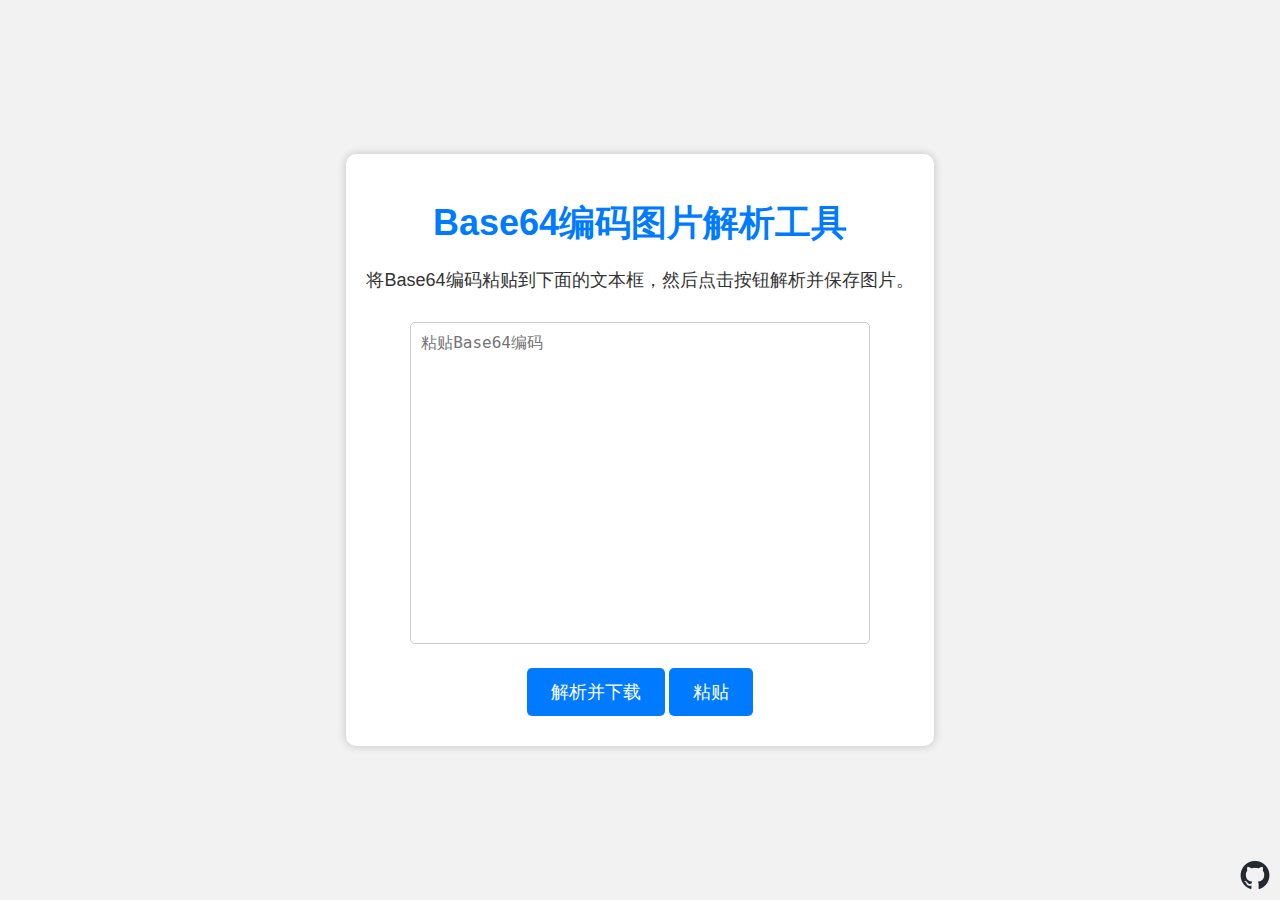
<file: index.htm>
<!DOCTYPE html>
<html>
<head>
  <meta http-equiv="Content-Type" content="text/html; charset=utf-8" /> 
  <title>Base64编码图片解析工具</title>
  <style type="text/css">
    body {
      /* 设置页面背景颜色和文本对齐方式 */
      font-family: Arial, sans-serif;
      background-color: #f2f2f2;
      text-align: center;
      margin: 0;
      padding: 0;
      display: flex;
      flex-direction: column;
      align-items: center;
      justify-content: center;
      height: 100vh;
    }

    h1 {
      /* 设置标题样式 */
      color: #007bff;
      font-size: 36px;
      margin-bottom: 20px;
    }

    p {
      /* 设置段落样式 */
      font-size: 18px;
      margin-bottom: 20px;
      color: #333;
    }

    button {
      /* 设置按钮样式 */
      padding: 12px 24px;
      font-size: 18px;
      background-color: #007bff;
      color: #fff;
      border: none;
      cursor: pointer;
      border-radius: 5px;
      margin-top: 20px;
      transition: background-color 0.3s ease;
    }

    button:hover {
      /* 设置按钮悬停样式 */
      background-color: #0056b3;
    }

    #message {
      /* 设置消息文本样式 */
      font-size: 18px;
      margin-top: 10px;
      color: green;
    }

    textarea {
      /* 设置文本框样式 */
      width: 80%;
      height: 300px;
      padding: 10px;
      border: 1px solid #ccc;
      border-radius: 5px;
      font-size: 16px;
      resize: none;
      margin-top: 10px;
    }

    select {
      /* 设置选择框样式 */
      font-size: 16px;
      padding: 10px;
      border: 1px solid #ccc;
      border-radius: 5px;
      margin-top: 10px;
    }

    .container {
      /* 设置容器样式 */
      background-color: #fff;
      padding: 20px;
      border-radius: 10px;
      box-shadow: 0px 0px 10px rgba(0, 0, 0, 0.2);
    }

    .github-icon {
      /* 设置GitHub图标样式 */
      position: fixed;
      bottom: 10px;
      right: 10px;
      background-image: url("[data-uri]");
      width: 30px;
      height: 30px;
      background-size: cover;
      cursor: pointer;
    }
  </style>
  <script type="text/javascript">
    var selectedImageType = "png";
    
    // 解析Base64编码
    function ParseBase64() {  
      // 获取输入的Base64编码
      var base64Input = document.getElementById("base64Input").value;
      var imageType = selectedImageType;

      if (base64Input) {
        // 定义用于检查Base64编码是否有效的正则表达式
        var pattern = /^[0-9a-zA-Z\u4e00-\u9fa5!"#$%&'()*+,-./:;<=>?@[\\]^_`{|}~\s]*$/;
        
        if (pattern.test(base64Input)) {
          showMessage("解析失败：请勿输入纯数字、纯字母、汉字或特殊字符。", "red");
        } else {
          try {
            // 检查Base64编码中的图像类型
            var prefixPattern = /^data:image\/(\w+);base64,/;
            var match = base64Input.match(prefixPattern);

            if (match) {
              var detectedImageType = match[1];
              imageType = detectedImageType;
              base64Input = base64Input.replace(prefixPattern, "");
            }

            // 解码Base64编码并创建Blob对象
            var raw = window.atob(base64Input);
            var rawLength = raw.length;
            var uInt8Array = new Uint8Array(rawLength);
            for (var i = 0; i < rawLength; ++i) {
              uInt8Array[i] = raw.charCodeAt(i);
            }
            var blob = new Blob([uInt8Array], { type: 'image/' + imageType }); 

            // 创建链接并下载解析后的图片
            var aLink = document.createElement('a');
            aLink.href = URL.createObjectURL(blob);
            aLink.download = "parsed_image." + imageType;

            var img = new Image();
            img.onload = function() {
              if (img.width > 0 && img.height > 0) {
                aLink.click();
                showMessage("解析成功！", "green");
              } else {
                showMessage("解析错误：解析后的图片无效。", "red");
              }
            };
            img.onerror = function() {
              showMessage("解析错误：解析后的图片无效。", "red");
            };
            img.src = aLink.href;
          } catch (error) {
            showMessage("解析错误：请输入有效的Base64编码。", "red");
          }
        }
      } else {
        showMessage("请输入Base64编码。", "red");
      }
    }

    // 显示消息
    function showMessage(message, color) {
      var messageDiv = document.getElementById("message");
      messageDiv.innerHTML = message;
      messageDiv.style.color = color;

      setTimeout(function() {
        messageDiv.innerHTML = "";
      }, 4000);
    }

    // 更新选择的图像类型
    function updateImageType() {
      selectedImageType = document.getElementById("imageTypeSelect").value;
    }

    // 禁止按F12打开浏览器开发者工具
    document.onkeydown = function(e) {
        if (event.keyCode == 123) { 
            return false;
        }
    }

    // 禁止右键菜单
    document.addEventListener("contextmenu", function(e) {
      e.preventDefault();
    });

    // 禁止Shift + F10键盘事件
    document.addEventListener("keydown", function(e) {
      if ((e.shiftKey && e.keyCode === 121) || (e.key === "F10" && e.shiftKey)) {
        e.preventDefault();
      }
    });

    // 添加粘贴按钮的点击事件处理程序
    function pasteFromClipboard() {
      // 检查浏览器是否支持Clipboard API
      if (navigator.clipboard) {
        navigator.clipboard.readText().then(function(text) {
          // 将剪贴板中的文本粘贴到输入框
          document.getElementById("base64Input").value = text;
        }).catch(function(err) {
          showMessage("无法读取剪贴板内容：" + err, "red");
        });
      } else {
        showMessage("当前浏览器不支持剪贴板操作，请使用Ctrl+V。", "red");
      }
    }
  </script>
</head>
<body>      
  <div class="container">
    <h1>Base64编码图片解析工具</h1>
    <p>将Base64编码粘贴到下面的文本框，然后点击按钮解析并保存图片。</p>
    <textarea id="base64Input" placeholder="粘贴Base64编码"></textarea>
    <br>
    <button onclick="ParseBase64()">解析并下载</button>
    <!-- 添加粘贴按钮 -->
    <button onclick="pasteFromClipboard()">粘贴</button>
    <div id="message"></div>
  </div>
  <!-- GitHub图标链接 -->
  <a href="https://github.com/yhgzs-111/" target="_blank" class="github-icon"></a>
</body>
</html>
</file>
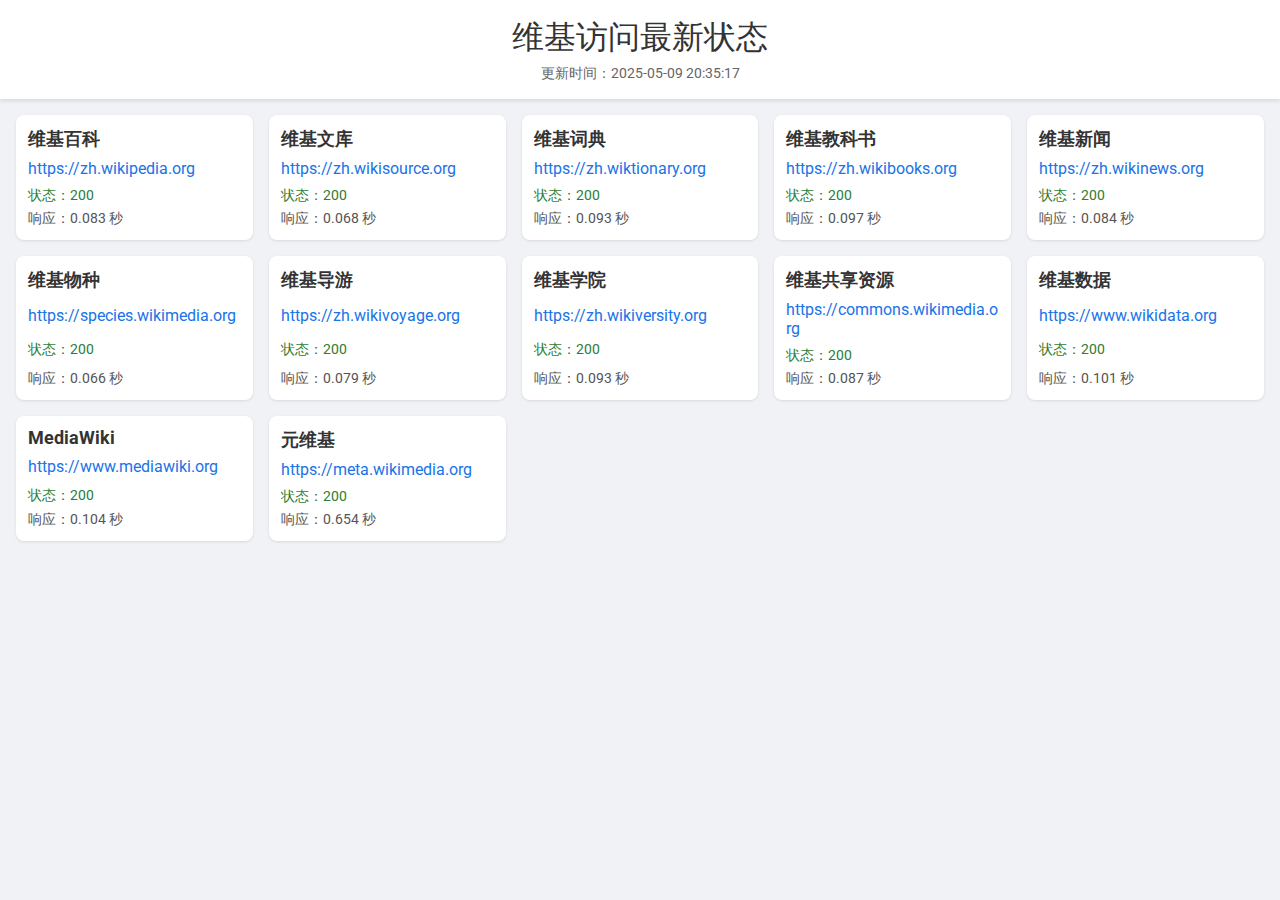
<file: wikimedia/index.html>
<!DOCTYPE html>
<html lang="zh">
<head>
  <meta charset="utf-8">
  <meta name="viewport" content="width=device-width, initial-scale=1">
  <title>维基访问最新状态</title>
  <link href="https://fonts.googleapis.com/css?family=Roboto:400,500&display=swap" rel="stylesheet">
  <style>
    body {
      margin: 0; padding: 0;
      font-family: 'Roboto', sans-serif;
      background: #f0f2f5;
      color: #333;
    }
    header {
      background: #fff;
      padding: 16px;
      box-shadow: 0 2px 4px rgba(0,0,0,0.1);
      text-align: center;
    }
    header h1 { margin: 0; font-weight: 500; }
    header .timestamp { margin-top: 4px; font-size: 0.9em; color: #666; }
    .grid {
      display: grid;
      grid-template-columns: repeat(auto-fit, minmax(200px, 1fr));
      gap: 16px;
      padding: 16px;
    }
    .card {
      background: #fff;
      border-radius: 8px;
      padding: 12px;
      box-shadow: 0 1px 3px rgba(0,0,0,0.1);
      display: flex;
      flex-direction: column;
      justify-content: space-between;
    }
    .card h2 { margin: 0 0 8px; font-size: 1.1em; }
    .card a { color: #1a73e8; text-decoration: none; word-break: break-all; }
    .card .status { font-size: 0.9em; margin-top: 8px; }
    .status.ok { color: #2e7d32; }
    .status.error { color: #c62828; }
    .card .time { font-size: 0.9em; color: #555; margin-top: 4px; }
  </style>
</head>
<body>
  <header>
    <h1>维基访问最新状态</h1>
    <div class="timestamp">更新时间：2025-05-09 20:35:17</div>
  </header>
  <div class="grid">

    <div class="card">
      <h2>维基百科</h2>
      <a href="https://zh.wikipedia.org" target="_blank">https://zh.wikipedia.org</a>
      <div class="status ok">状态：200</div>
      <div class="time">响应：0.083 秒</div>
    </div>

    <div class="card">
      <h2>维基文库</h2>
      <a href="https://zh.wikisource.org" target="_blank">https://zh.wikisource.org</a>
      <div class="status ok">状态：200</div>
      <div class="time">响应：0.068 秒</div>
    </div>

    <div class="card">
      <h2>维基词典</h2>
      <a href="https://zh.wiktionary.org" target="_blank">https://zh.wiktionary.org</a>
      <div class="status ok">状态：200</div>
      <div class="time">响应：0.093 秒</div>
    </div>

    <div class="card">
      <h2>维基教科书</h2>
      <a href="https://zh.wikibooks.org" target="_blank">https://zh.wikibooks.org</a>
      <div class="status ok">状态：200</div>
      <div class="time">响应：0.097 秒</div>
    </div>

    <div class="card">
      <h2>维基新闻</h2>
      <a href="https://zh.wikinews.org" target="_blank">https://zh.wikinews.org</a>
      <div class="status ok">状态：200</div>
      <div class="time">响应：0.084 秒</div>
    </div>

    <div class="card">
      <h2>维基物种</h2>
      <a href="https://species.wikimedia.org" target="_blank">https://species.wikimedia.org</a>
      <div class="status ok">状态：200</div>
      <div class="time">响应：0.066 秒</div>
    </div>

    <div class="card">
      <h2>维基导游</h2>
      <a href="https://zh.wikivoyage.org" target="_blank">https://zh.wikivoyage.org</a>
      <div class="status ok">状态：200</div>
      <div class="time">响应：0.079 秒</div>
    </div>

    <div class="card">
      <h2>维基学院</h2>
      <a href="https://zh.wikiversity.org" target="_blank">https://zh.wikiversity.org</a>
      <div class="status ok">状态：200</div>
      <div class="time">响应：0.093 秒</div>
    </div>

    <div class="card">
      <h2>维基共享资源</h2>
      <a href="https://commons.wikimedia.org" target="_blank">https://commons.wikimedia.org</a>
      <div class="status ok">状态：200</div>
      <div class="time">响应：0.087 秒</div>
    </div>

    <div class="card">
      <h2>维基数据</h2>
      <a href="https://www.wikidata.org" target="_blank">https://www.wikidata.org</a>
      <div class="status ok">状态：200</div>
      <div class="time">响应：0.101 秒</div>
    </div>

    <div class="card">
      <h2>MediaWiki</h2>
      <a href="https://www.mediawiki.org" target="_blank">https://www.mediawiki.org</a>
      <div class="status ok">状态：200</div>
      <div class="time">响应：0.104 秒</div>
    </div>

    <div class="card">
      <h2>元维基</h2>
      <a href="https://meta.wikimedia.org" target="_blank">https://meta.wikimedia.org</a>
      <div class="status ok">状态：200</div>
      <div class="time">响应：0.654 秒</div>
    </div>

  </div>
</body>
</html>
</file>
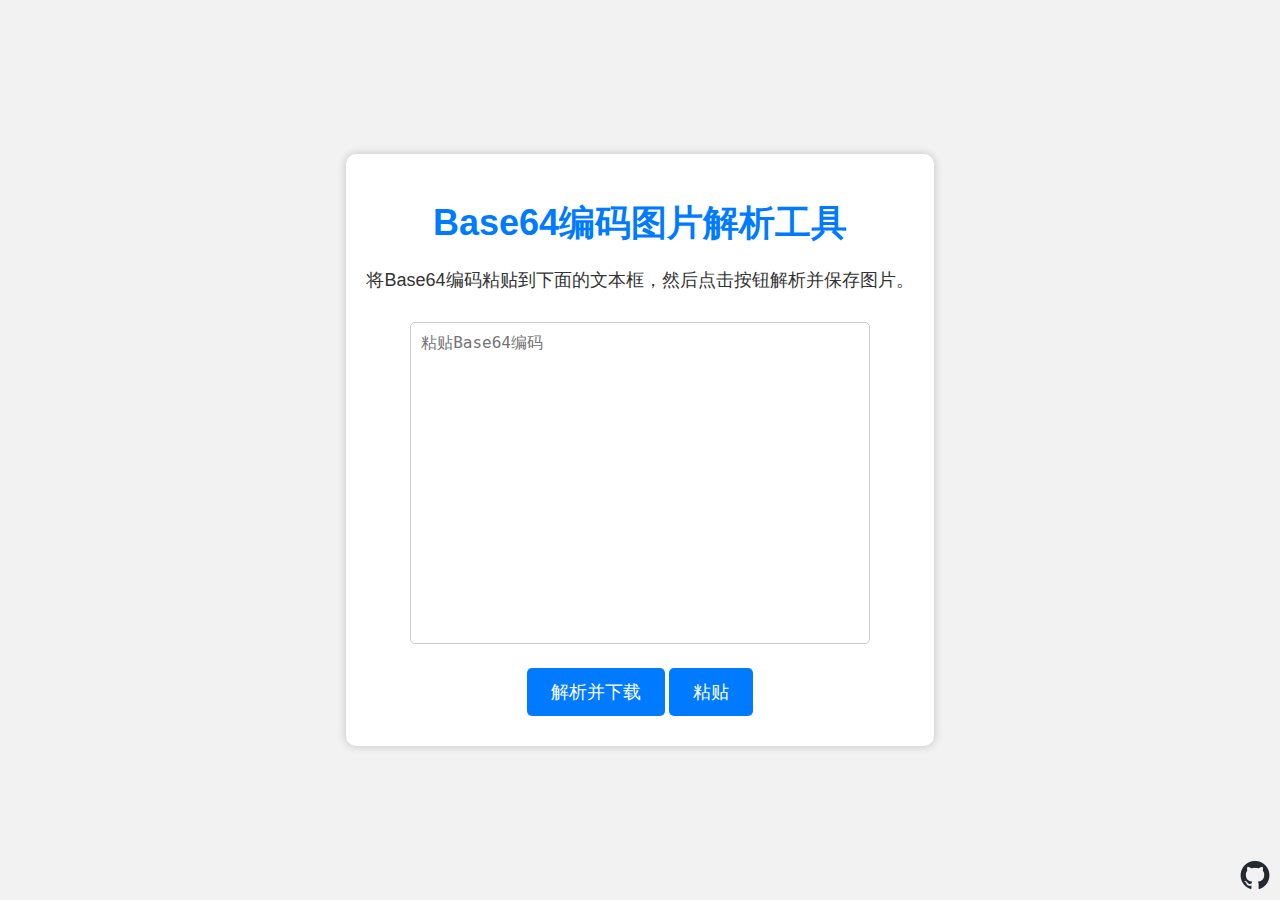
<file: base64.html>
<!DOCTYPE html>
<html>
<head>
  <meta http-equiv="Content-Type" content="text/html; charset=utf-8" /> 
  <title>Base64编码图片解析工具</title>
  <link rel="icon" href=".\icon\favicon.ico">
  <style type="text/css">
    body {
      /* 设置页面背景颜色和文本对齐方式 */
      font-family: Arial, sans-serif;
      background-color: #f2f2f2;
      text-align: center;
      margin: 0;
      padding: 0;
      display: flex;
      flex-direction: column;
      align-items: center;
      justify-content: center;
      height: 100vh;
    }

    h1 {
      /* 设置标题样式 */
      color: #007bff;
      font-size: 36px;
      margin-bottom: 20px;
    }

    p {
      /* 设置段落样式 */
      font-size: 18px;
      margin-bottom: 20px;
      color: #333;
    }

    button {
      /* 设置按钮样式 */
      padding: 12px 24px;
      font-size: 18px;
      background-color: #007bff;
      color: #fff;
      border: none;
      cursor: pointer;
      border-radius: 5px;
      margin-top: 20px;
      transition: background-color 0.3s ease;
    }

    button:hover {
      /* 设置按钮悬停样式 */
      background-color: #0056b3;
    }

    #message {
      /* 设置消息文本样式 */
      font-size: 18px;
      margin-top: 10px;
      color: green;
    }

    textarea {
      /* 设置文本框样式 */
      width: 80%;
      height: 300px;
      padding: 10px;
      border: 1px solid #ccc;
      border-radius: 5px;
      font-size: 16px;
      resize: none;
      margin-top: 10px;
    }

    select {
      /* 设置选择框样式 */
      font-size: 16px;
      padding: 10px;
      border: 1px solid #ccc;
      border-radius: 5px;
      margin-top: 10px;
    }

    .container {
      /* 设置容器样式 */
      background-color: #fff;
      padding: 20px;
      border-radius: 10px;
      box-shadow: 0px 0px 10px rgba(0, 0, 0, 0.2);
    }

    .github-icon {
      /* 设置GitHub图标样式 */
      position: fixed;
      bottom: 10px;
      right: 10px;
      background-image: url("[data-uri]");
      width: 30px;
      height: 30px;
      background-size: cover;
      cursor: pointer;
    }
  </style>
  <script type="text/javascript">
    var selectedImageType = "png";
    
    // 解析Base64编码
    function ParseBase64() {  
      // 获取输入的Base64编码
      var base64Input = document.getElementById("base64Input").value;
      var imageType = selectedImageType;

      if (base64Input) {
        // 检查Base64编码是否有效
        var pattern = /^[0-9a-zA-Z\u4e00-\u9fa5!"#$%&'()*+,-./:;<=>?@[\\]^_`{|}~\s]*$/;
        
        if (pattern.test(base64Input)) {
          showMessage("解析失败：请勿输入纯数字、纯字母、汉字或特殊字符。", "red");
        } else {
          try {
            // 检查Base64编码中的图像类型
            var prefixPattern = /^data:image\/(\w+);base64,/;
            var match = base64Input.match(prefixPattern);

            if (match) {
              var detectedImageType = match[1];
              imageType = detectedImageType;
              base64Input = base64Input.replace(prefixPattern, "");
            }

            // 解码Base64编码并创建Blob对象
            var raw = window.atob(base64Input);
            var rawLength = raw.length;
            var uInt8Array = new Uint8Array(rawLength);
            for (var i = 0; i < rawLength; ++i) {
              uInt8Array[i] = raw.charCodeAt(i);
            }
            var blob = new Blob([uInt8Array], { type: 'image/' + imageType }); 

            // 创建链接并下载解析后的图片
            var aLink = document.createElement('a');
            aLink.href = URL.createObjectURL(blob);
            aLink.download = "parsed_image." + imageType;

            var img = new Image();
            img.onload = function() {
              if (img.width > 0 && img.height > 0) {
                aLink.click();
                showMessage("解析成功！", "green");
              } else {
                showMessage("解析错误：解析后的图片无效。", "red");
              }
            };
            img.onerror = function() {
              showMessage("解析错误：解析后的图片无效。", "red");
            };
            img.src = aLink.href;
          } catch (error) {
            showMessage("解析错误：请输入有效的Base64编码。", "red");
          }
        }
      } else {
        showMessage("请输入Base64编码。", "red");
      }
    }

    // 显示消息
    function showMessage(message, color) {
      var messageDiv = document.getElementById("message");
      messageDiv.innerHTML = message;
      messageDiv.style.color = color;

      setTimeout(function() {
        messageDiv.innerHTML = "";
      }, 4000);
    }

    function updateImageType() {
      selectedImageType = document.getElementById("imageTypeSelect").value;
    }

    document.onkeydown = function(e) {
        if (event.keyCode == 123) { 
            return false;
        }
    }

    document.addEventListener("contextmenu", function(e) {
      e.preventDefault();
    });

    document.addEventListener("keydown", function(e) {
      if ((e.shiftKey && e.keyCode === 121) || (e.key === "F10" && e.shiftKey)) {
        e.preventDefault();
      }
    });

    // 添加粘贴按钮的点击事件处理程序
    function pasteFromClipboard() {
      // 检查浏览器是否支持Clipboard API
      if (navigator.clipboard) {
        navigator.clipboard.readText().then(function(text) {
          // 将剪贴板中的文本粘贴到输入框
          document.getElementById("base64Input").value = text;
        }).catch(function(err) {
          showMessage("无法读取剪贴板内容：" + err, "red");
        });
      } else {
        showMessage("当前浏览器不支持剪贴板操作，请使用Ctrl+V。", "red");
      }
    }
  </script>
</head>
<body>      
  <div class="container">
    <h1>Base64编码图片解析工具</h1>
    <p>将Base64编码粘贴到下面的文本框，然后点击按钮解析并保存图片。</p>
    <textarea id="base64Input" placeholder="粘贴Base64编码"></textarea>
    <br>
    <button onclick="ParseBase64()">解析并下载</button>
    <!-- 添加粘贴按钮 -->
    <button onclick="pasteFromClipboard()">粘贴</button>
    <div id="message"></div>
  </div>
  <!-- GitHub图标链接 -->
  <a href="https://github.com/yhgzs-111/" target="_blank" class="github-icon"></a>
</body>
</html>
</file>
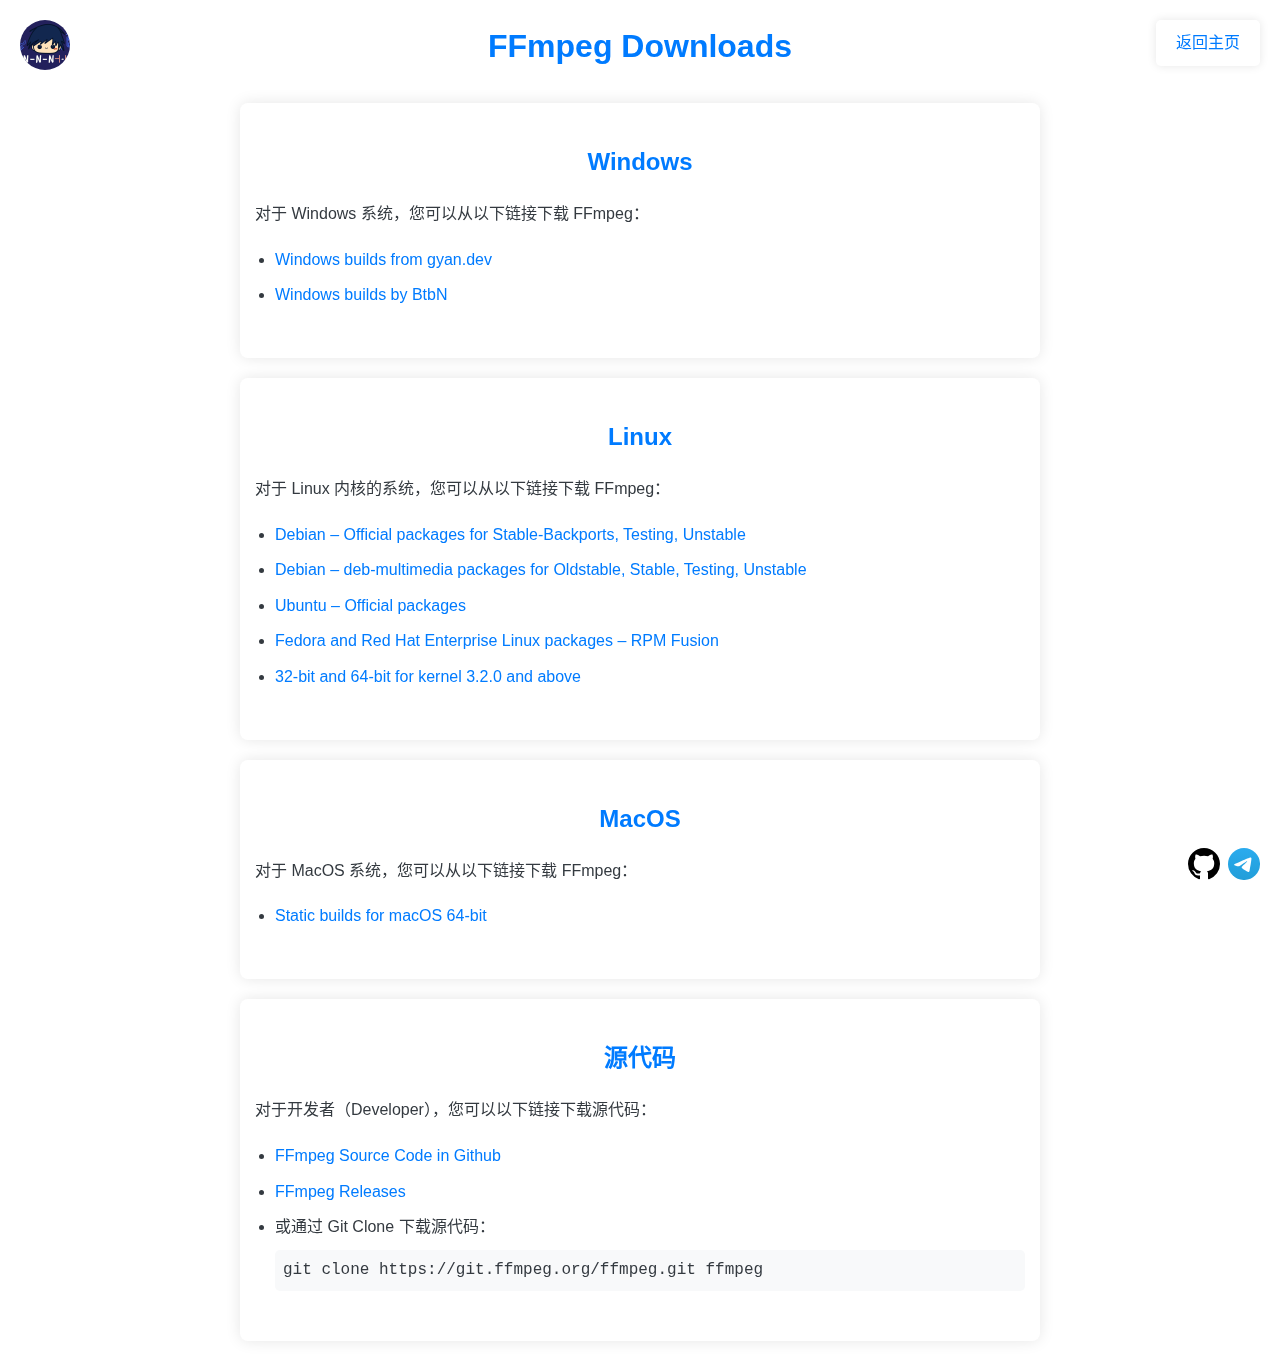
<file: ffmpeg.html>
<!DOCTYPE html>
<html lang="zh-CN">
<head>
    <meta charset="UTF-8">
    <meta name="viewport" content="width=device-width, initial-scale=1.0">
    <title>FFmpeg Downloads</title>
    <link rel="stylesheet" href="./css/index_all.css">
</head>
<body>
<a href="https://github.com/yhgzs-111/" target="_blank">
    <img src="./img/NNNH.png" alt="Glowing Icon" class="glowing-icon">
</a>
    <script src="./js/dynamic_home_links.js"></script>
    <a href="./index.html" class="home-link">返回主页</a>
    <div class="container">
        <h1>FFmpeg Downloads</h1>
        <div class="section">
            <h2>Windows</h2>
            <p>对于 Windows 系统，您可以从以下链接下载 FFmpeg：</p>
            <ul>
                <li><a href="https://www.gyan.dev/ffmpeg/builds/" target="_blank">Windows builds from gyan.dev</a></li>
                <li><a href="https://github.com/BtbN/FFmpeg-Builds/releases" target="_blank">Windows builds by BtbN</a></li>
            </ul>
        </div>

        <div class="section">
            <h2>Linux</h2>
            <p>对于 Linux 内核的系统，您可以从以下链接下载 FFmpeg：</p>
            <ul>
                <li><a href="https://tracker.debian.org/pkg/ffmpeg" target="_blank">Debian – Official packages for Stable-Backports, Testing, Unstable</a></li>
                <li><a href="https://www.deb-multimedia.org/" target="_blank">Debian – deb-multimedia packages for Oldstable, Stable, Testing, Unstable</a></li>
                <li><a href="https://launchpad.net/ubuntu/+source/ffmpeg" target="_blank">Ubuntu – Official packages</a></li>
                <li><a href="https://rpmfusion.org/" target="_blank">Fedora and Red Hat Enterprise Linux packages – RPM Fusion</a></li>
                <li><a href="https://johnvansickle.com/ffmpeg/" target="_blank">32-bit and 64-bit for kernel 3.2.0 and above</a></li>
            </ul>
        </div>

        <div class="section">
            <h2>MacOS</h2>
            <p>对于 MacOS 系统，您可以从以下链接下载 FFmpeg：</p>
            <ul>
                <li><a href="https://evermeet.cx/ffmpeg/" target="_blank">Static builds for macOS 64-bit</a></li>
            </ul>
        </div>

        <div class="section">
            <h2>源代码</h2>
            <p>对于开发者（Developer），您可以以下链接下载源代码：</p>
            <ul>
	<li><a href="https://github.com/FFmpeg/FFmpeg" target="_blank">FFmpeg Source Code in Github</a></li>
	<li><a href="https://ffmpeg.org/releases/" target="_blank">FFmpeg Releases</a></li>
	<li>或通过 Git Clone 下载源代码：<code class="command-code">git clone https://git.ffmpeg.org/ffmpeg.git ffmpeg</code></li>
            </ul>
        </div>
    </div>

    <a href="https://github.com/yhgzs-111" target="_blank" class="github-icon">
        <svg height="32" aria-hidden="true" viewBox="0 0 16 16" version="1.1" width="32" data-view-component="true" class="octicon octicon-mark-github v-align-middle color-fg-default">
            <path d="M8 0c4.42 0 8 3.58 8 8a8.013 8.013 0 0 1-5.45 7.59c-.4.08-.55-.17-.55-.38 0-.27.01-1.13.01-2.2 0-.75-.25-1.23-.54-1.48 1.78-.2 3.65-.88 3.65-3.95 0-.88-.31-1.59-.82-2.15.08-.2.36-1.02-.08-2.12 0 0-.67-.22-2.2.82-.64-.18-1.32-.27-2-.27-.68 0-1.36.09-2 .27-1.53-1.03-2.20-.82-2.20-.82-.44 1.1-.16 1.92-.08 2.12-.51.56-.82 1.28-.82 2.15 0 3.06 1.86 3.75 3.64 3.95-.23.20-.44.55-.51 1.07-.46.21-1.61.55-2.33-.66-.15-.24-.6-.83-1.23-.82-.67.01-.27.38.01.53.34.19.73.9.82 1.13.16.45.68 1.31 2.69.94 0 .67.01 1.3.01 1.49 0 .21-.15.45-.55.38A7.995 7.995 0 0 1 0 8c0-4.42 3.58-8 8-8Z"></path>
        </svg>
    </a>

    <a href="https://t.me/nnnh_tg" target="_blank" class="telegram-icon">
        <svg xmlns="http://www.w3.org/2000/svg" xmlns:xlink="http://www.w3.org/1999/xlink" viewBox="0 0 240.1 240.1">
            <linearGradient id="Oval_1_" gradientUnits="userSpaceOnUse" x1="-838.041" y1="660.581" x2="-838.041" y2="660.3427" gradientTransform="matrix(1000 0 0 -1000 838161 660581)">
                <stop offset="0" style="stop-color:#2AABEE"/>
                <stop offset="1" style="stop-color:#229ED9"/>
            </linearGradient>
            <circle fill-rule="evenodd" clip-rule="evenodd" fill="url(#Oval_1_)" cx="120.1" cy="120.1" r="120.1"/>
            <path fill-rule="evenodd" clip-rule="evenodd" fill="#FFFFFF" d="M54.3,118.8c35-15.2,58.3-25.3,70-30.2 c33.3-13.9,40.3-16.3,44.8-16.4c1,0,3.2,0.2,4.7,1.4c1.2,1,1.5,2.3,1.7,3.3s0.4,3.1,0.2,4.7c-1.8,19-9.6,65.1-13.6,86.3 c-1.7,9-5,12-8.2,12.3c-7,0.6-12.3-4.6-19-9c-10.6-6.9-16.5-11.2-26.8-18c-11.9-7.8-4.2-12.1,2.6-19.1c1.8-1.8,32.5-29.8,33.1-32.3 c0.1-0.3,0.1-1.5-0.6-2.1c-0.7-0.6-1.7-0.4-2.5-0.2c-1.1,0.2-17.9,11.4-50.6,33.5c-4.8,3.3-9.1,4.9-13,4.8 c-4.3-0.1-12.5-2.4-18.7-4.4c-7.5-2.4-13.5-3.7-13-7.9C45.7,123.3,48.7,121.1,54.3,118.8z"/>
        </svg>
    </a>
</body>
</html>
</file>
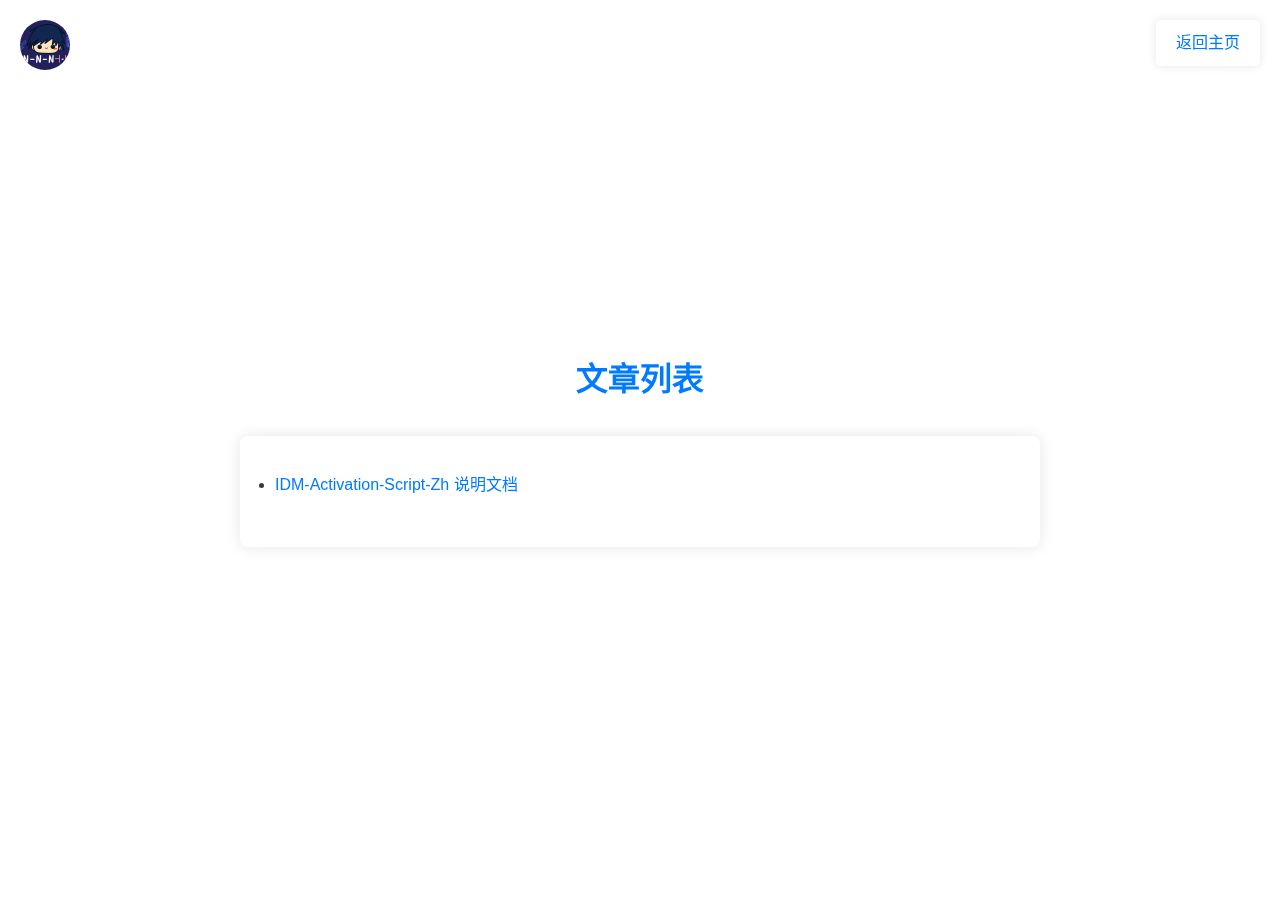
<file: post.html>
<!DOCTYPE html>
<html lang="zh-CN">
<head>
    <meta charset="UTF-8">
    <meta name="viewport" content="width=device-width, initial-scale=1.0">
    <title>文章列表</title>
    <link rel="stylesheet" href="./css/index_all.css">
</head>
<body>
    <a href="https://github.com/yhgzs-111/" target="_blank">
        <img src="./img/NNNH.png" alt="Glowing Icon" class="glowing-icon">
    </a>
    <script src="./js/dynamic_home_links.js"></script>
    <a href="./index.html" class="home-link">返回主页</a>
    <div class="container">
        <h1>文章列表</h1>
        <div class="section">
            <ul>
                <li><a href="./post/IDM.html" class="link">IDM-Activation-Script-Zh 说明文档</a></li>
            </ul>
        </div>
    </div>
</body>
</html>
</file>
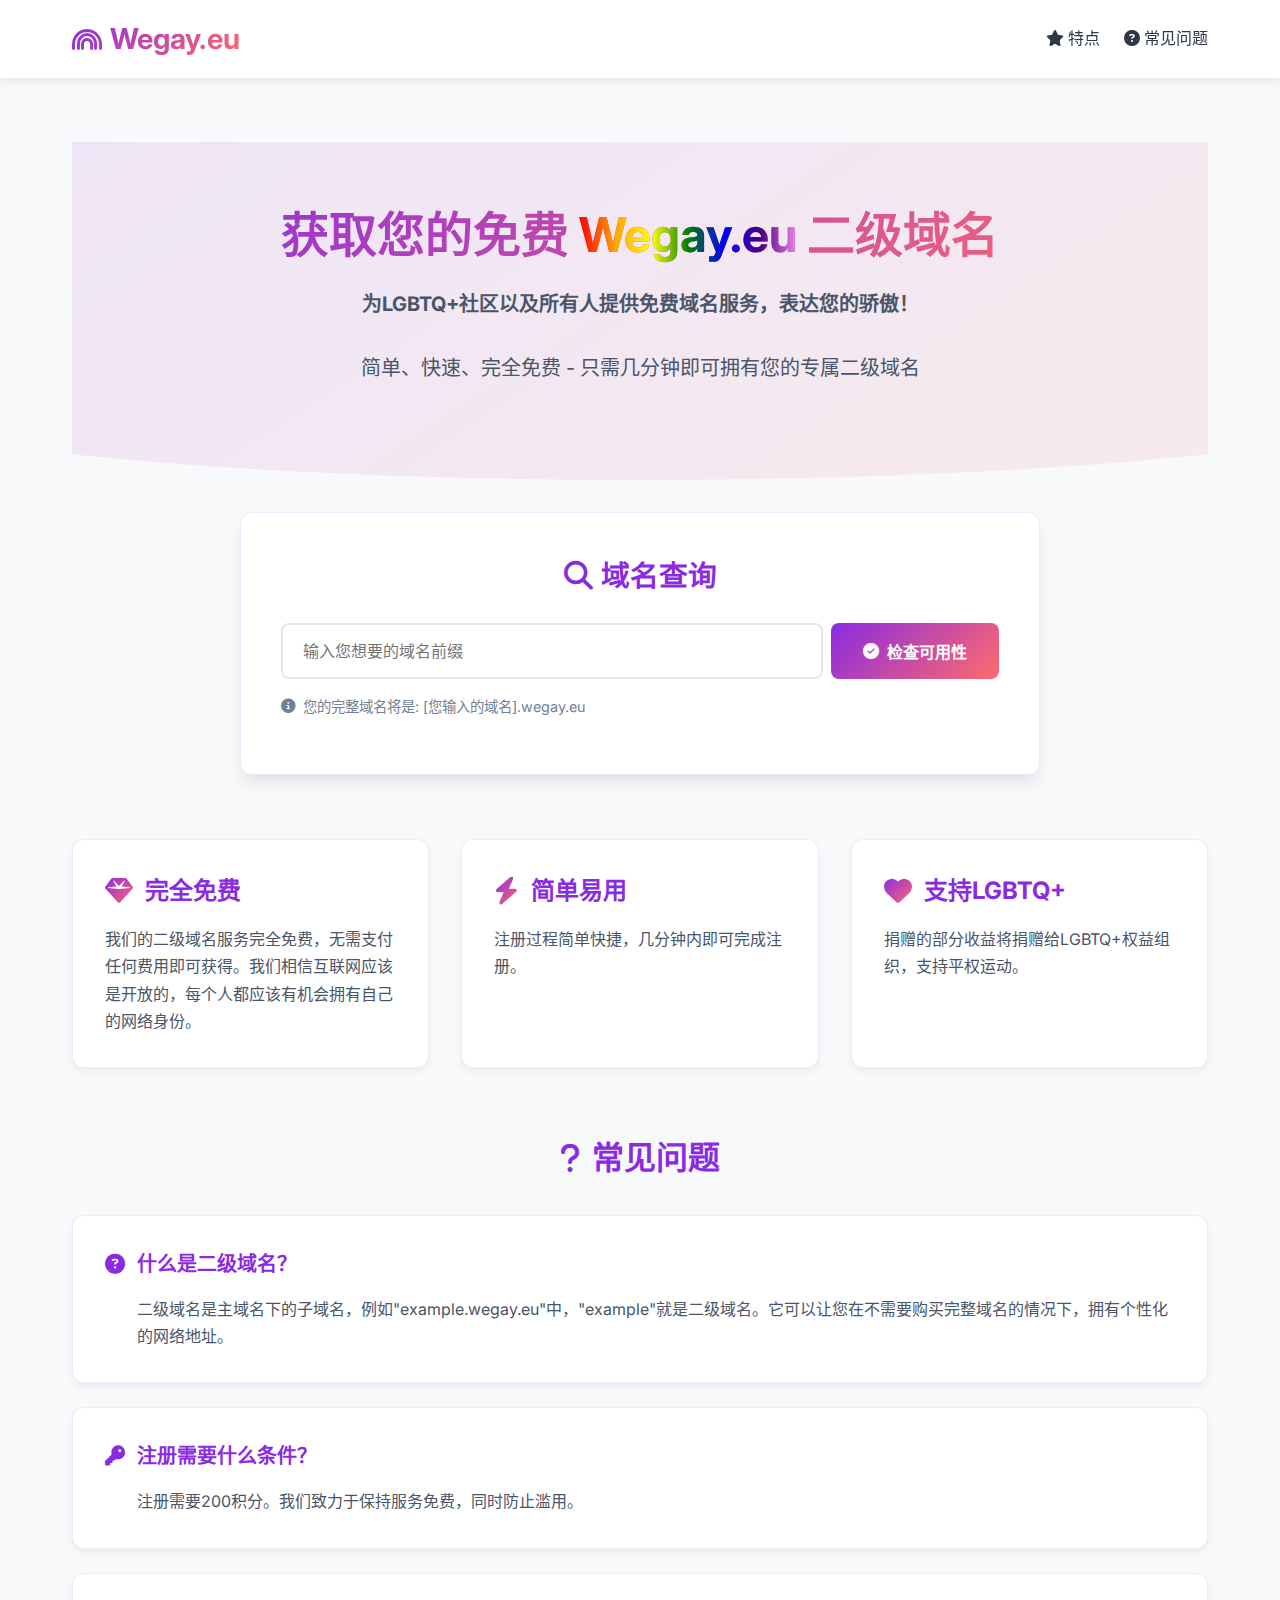
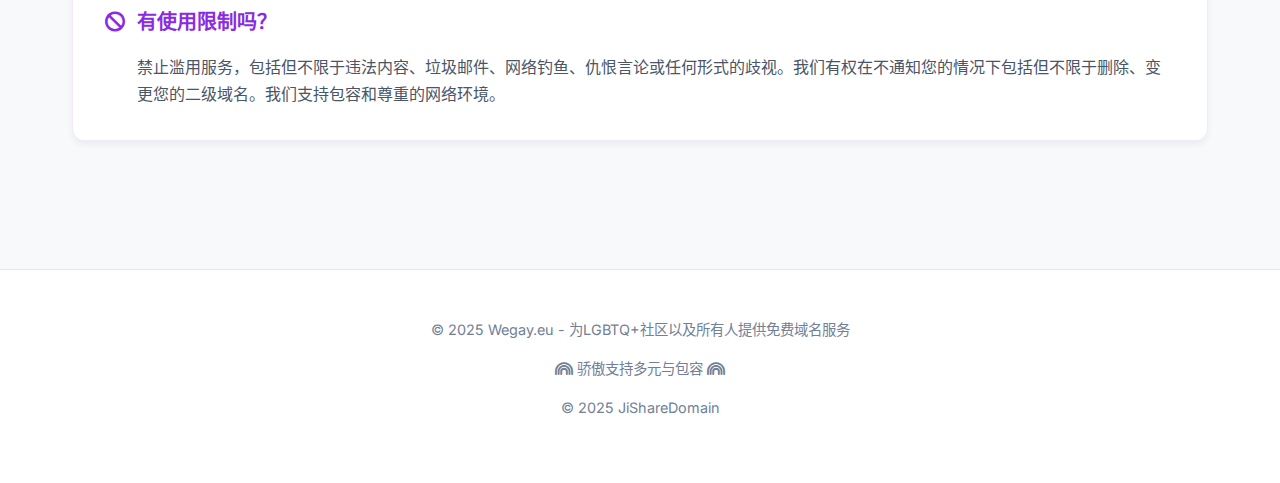
<file: wegayeu.html>
<!DOCTYPE html>
<html lang="zh-CN">
<head>
    <meta charset="UTF-8">
    <meta name="viewport" content="width=device-width, initial-scale=1.0">
    <title>免费注册您的Wegay.eu二级域名</title>
    <link href="https://fonts.googleapis.com/css2?family=Inter:wght@400;500;600;700&display=swap" rel="stylesheet">
    <link rel="stylesheet" href="https://cdnjs.cloudflare.com/ajax/libs/font-awesome/6.4.0/css/all.min.css">
    <style>
        :root {
            --primary-color: #8a2be2;
            --primary-light: #9d4edd;
            --secondary-color: #ff6b6b;
            --success-color: #38b2ac;
            --error-color: #ef4444;
            --warning-color: #f59e0b;
            --text-color: #2d3748;
            --light-gray: #f8f9fa;
            --gradient: linear-gradient(135deg, #8a2be2 0%, #ff6b6b 100%);
        }
        
        * {
            box-sizing: border-box;
            margin: 0;
            padding: 0;
        }
        
        body {
            font-family: 'Inter', sans-serif;
            line-height: 1.6;
            color: var(--text-color);
            background-color: var(--light-gray);
            padding: 0;
            margin: 0;
        }
        
        .container {
            max-width: 1200px;
            margin: 0 auto;
            padding: 2rem;
        }
        
        header {
            background-color: white;
            box-shadow: 0 2px 10px rgba(0, 0, 0, 0.1);
            padding: 1rem 0;
            margin-bottom: 2rem;
            position: sticky;
            top: 0;
            z-index: 100;
        }
        
        .header-content {
            display: flex;
            justify-content: space-between;
            align-items: center;
            max-width: 1200px;
            margin: 0 auto;
            padding: 0 2rem;
        }
        
        .logo {
            font-size: 1.8rem;
            font-weight: 700;
            background: var(--gradient);
            -webkit-background-clip: text;
            background-clip: text;
            color: transparent;
            display: flex;
            align-items: center;
            gap: 0.5rem;
        }
        
        .logo i {
            font-size: 1.5rem;
        }
        
        nav {
            display: flex;
            gap: 1.5rem;
        }
        
        nav a {
            text-decoration: none;
            color: var(--text-color);
            font-weight: 500;
            transition: color 0.3s;
            position: relative;
        }
        
        nav a:hover {
            color: var(--primary-color);
        }
        
        nav a::after {
            content: '';
            position: absolute;
            bottom: -5px;
            left: 0;
            width: 0;
            height: 2px;
            background: var(--gradient);
            transition: width 0.3s;
        }
        
        nav a:hover::after {
            width: 100%;
        }
        
        .hero {
            text-align: center;
            padding: 4rem 0;
            margin-bottom: 2rem;
            position: relative;
            overflow: hidden;
        }
        
        .hero::before {
            content: '';
            position: absolute;
            top: 0;
            left: 0;
            right: 0;
            height: 100%;
            background: var(--gradient);
            opacity: 0.1;
            z-index: -1;
            border-radius: 0 0 50% 50%/0 0 30% 30%;
            transform: scaleX(1.5);
        }
        
        .hero h1 {
            font-size: 3rem;
            font-weight: 800;
            margin-bottom: 1.5rem;
            background: var(--gradient);
            -webkit-background-clip: text;
            background-clip: text;
            color: transparent;
            line-height: 1.2;
        }
        
        .hero p {
            font-size: 1.25rem;
            max-width: 700px;
            margin: 0 auto 2rem;
            color: #4a5568;
        }
        
        .rainbow-text {
            background: linear-gradient(to right, red, orange, yellow, green, blue, indigo, violet);
            -webkit-background-clip: text;
            background-clip: text;
            color: transparent;
            font-weight: bold;
        }
        
        .domain-checker {
            background-color: white;
            border-radius: 12px;
            box-shadow: 0 10px 15px -3px rgba(0, 0, 0, 0.1);
            padding: 2.5rem;
            max-width: 800px;
            margin: 0 auto 4rem;
            border: 1px solid rgba(138, 43, 226, 0.1);
            transition: transform 0.3s, box-shadow 0.3s;
        }
        
        .domain-checker:hover {
            transform: translateY(-5px);
            box-shadow: 0 20px 25px -5px rgba(0, 0, 0, 0.1);
        }
        
        .domain-checker h2 {
            text-align: center;
            margin-bottom: 1.5rem;
            color: var(--primary-color);
            font-size: 1.8rem;
            font-weight: 700;
            display: flex;
            align-items: center;
            justify-content: center;
            gap: 0.5rem;
        }
        
        .domain-input-container {
            display: flex;
            gap: 0.5rem;
            margin-bottom: 1rem;
        }
        
        .domain-input {
            flex: 1;
            padding: 1rem 1.25rem;
            border: 2px solid #e2e8f0;
            border-radius: 8px;
            font-size: 1rem;
            font-family: 'Inter', sans-serif;
            transition: all 0.3s;
        }
        
        .domain-input:focus {
            outline: none;
            border-color: var(--primary-color);
            box-shadow: 0 0 0 4px rgba(138, 43, 226, 0.2);
        }
        
        .check-button {
            background: var(--gradient);
            color: white;
            border: none;
            border-radius: 8px;
            padding: 1rem 2rem;
            font-size: 1rem;
            font-weight: 600;
            cursor: pointer;
            font-family: 'Inter', sans-serif;
            transition: all 0.3s;
            display: flex;
            align-items: center;
            gap: 0.5rem;
        }
        
        .check-button:hover {
            transform: translateY(-2px);
            box-shadow: 0 5px 15px rgba(138, 43, 226, 0.3);
        }
        
        .suffix-hint {
            color: #718096;
            font-size: 0.9rem;
            margin-bottom: 1rem;
            display: flex;
            align-items: center;
            gap: 0.5rem;
        }
        
        .availability-message {
            padding: 1.25rem;
            border-radius: 8px;
            margin-bottom: 1rem;
            font-weight: 600;
            display: none;
            align-items: center;
            gap: 0.75rem;
        }
        
        .availability-message i {
            font-size: 1.25rem;
        }
        
        .availability-message.available {
            background-color: rgba(56, 178, 172, 0.1);
            color: var(--success-color);
            display: flex;
            border: 1px solid rgba(56, 178, 172, 0.2);
        }
        
        .availability-message.unavailable {
            background-color: rgba(239, 68, 68, 0.1);
            color: var(--error-color);
            display: flex;
            border: 1px solid rgba(239, 68, 68, 0.2);
        }
        
        .availability-message.checking {
            background-color: rgba(245, 158, 11, 0.1);
            color: var(--warning-color);
            display: flex;
            border: 1px solid rgba(245, 158, 11, 0.2);
        }
        
        .availability-message.error {
            background-color: rgba(239, 68, 68, 0.1);
            color: var(--error-color);
            display: flex;
            border: 1px solid rgba(239, 68, 68, 0.2);
        }
        
        .register-button {
            background: var(--gradient);
            color: white;
            border: none;
            border-radius: 8px;
            padding: 1rem 2rem;
            font-size: 1rem;
            font-weight: 600;
            cursor: pointer;
            font-family: 'Inter', sans-serif;
            transition: all 0.3s;
            display: none;
            margin-top: 1rem;
            width: 100%;
            justify-content: center;
            align-items: center;
            gap: 0.5rem;
        }
        
        .register-button:hover {
            transform: translateY(-2px);
            box-shadow: 0 5px 15px rgba(138, 43, 226, 0.3);
        }
        
        .features {
            display: grid;
            grid-template-columns: repeat(auto-fit, minmax(300px, 1fr));
            gap: 2rem;
            margin-bottom: 4rem;
        }
        
        .feature-card {
            background-color: white;
            border-radius: 12px;
            box-shadow: 0 4px 6px rgba(0, 0, 0, 0.05);
            padding: 2rem;
            transition: transform 0.3s, box-shadow 0.3s;
            border: 1px solid rgba(138, 43, 226, 0.1);
        }
        
        .feature-card:hover {
            transform: translateY(-5px);
            box-shadow: 0 10px 15px -3px rgba(0, 0, 0, 0.1);
        }
        
        .feature-card h3 {
            font-size: 1.5rem;
            font-weight: 700;
            margin-bottom: 1rem;
            color: var(--primary-color);
            display: flex;
            align-items: center;
            gap: 0.75rem;
        }
        
        .feature-card p {
            color: #4a5568;
            line-height: 1.7;
        }
        
        .feature-card i {
            font-size: 1.75rem;
            background: var(--gradient);
            -webkit-background-clip: text;
            background-clip: text;
            color: transparent;
        }
        
        .faq {
            margin-bottom: 4rem;
        }
        
        .faq h2 {
            font-size: 2rem;
            font-weight: 800;
            margin-bottom: 2rem;
            text-align: center;
            color: var(--primary-color);
            display: flex;
            align-items: center;
            justify-content: center;
            gap: 0.75rem;
        }
        
        .faq-item {
            background-color: white;
            border-radius: 12px;
            box-shadow: 0 4px 6px rgba(0, 0, 0, 0.05);
            padding: 2rem;
            margin-bottom: 1.5rem;
            transition: all 0.3s;
            border: 1px solid rgba(138, 43, 226, 0.1);
        }
        
        .faq-item:hover {
            box-shadow: 0 10px 15px -3px rgba(0, 0, 0, 0.1);
        }
        
        .faq-item h3 {
            font-size: 1.25rem;
            font-weight: 700;
            margin-bottom: 1rem;
            color: var(--primary-color);
            display: flex;
            align-items: center;
            gap: 0.75rem;
        }
        
        .faq-item p {
            color: #4a5568;
            line-height: 1.7;
            padding-left: 2rem;
        }
        
        .faq-item i {
            color: var(--primary-color);
        }
        
        footer {
            background-color: white;
            padding: 3rem 0;
            text-align: center;
            color: #718096;
            font-size: 0.9rem;
            border-top: 1px solid #e2e8f0;
            margin-top: 2rem;
        }
        
        footer p {
            margin-bottom: 1rem;
        }

        /* 新增的弹窗样式 */
        .modal-overlay {
            position: fixed;
            top: 0;
            left: 0;
            right: 0;
            bottom: 0;
            background-color: rgba(0, 0, 0, 0.5);
            display: flex;
            justify-content: center;
            align-items: center;
            z-index: 1000;
            opacity: 0;
            visibility: hidden;
            transition: all 0.3s ease;
        }

        .modal-overlay.active {
            opacity: 1;
            visibility: visible;
        }

        .modal-content {
            background-color: white;
            padding: 2rem;
            border-radius: 12px;
            max-width: 500px;
            width: 90%;
            box-shadow: 0 10px 25px rgba(0, 0, 0, 0.2);
            transform: translateY(-20px);
            transition: all 0.3s ease;
        }

        .modal-overlay.active .modal-content {
            transform: translateY(0);
        }

        .modal-content h3 {
            font-size: 1.5rem;
            margin-bottom: 1.5rem;
            color: var(--primary-color);
            text-align: center;
        }

        .modal-buttons {
            display: flex;
            gap: 1rem;
            justify-content: center;
            margin-top: 2rem;
        }

        .modal-button {
            padding: 0.75rem 1.5rem;
            border-radius: 8px;
            font-weight: 600;
            cursor: pointer;
            transition: all 0.3s;
            border: none;
            font-size: 1rem;
        }

        .modal-button-primary {
            background: var(--gradient);
            color: white;
        }

        .modal-button-primary:hover {
            transform: translateY(-2px);
            box-shadow: 0 5px 15px rgba(138, 43, 226, 0.3);
        }

        .modal-button-secondary {
            background-color: #e2e8f0;
            color: var(--text-color);
        }

        .modal-button-secondary:hover {
            background-color: #cbd5e0;
        }
        
        @media (max-width: 768px) {
            .hero h1 {
                font-size: 2.25rem;
            }
            
            .hero p {
                font-size: 1.1rem;
            }
            
            .domain-input-container {
                flex-direction: column;
            }
            
            .check-button, .register-button {
                width: 100%;
                justify-content: center;
            }
            
            .header-content {
                flex-direction: column;
                gap: 1rem;
            }
            
            nav {
                gap: 1rem;
            }

            .modal-buttons {
                flex-direction: column;
            }

            .modal-button {
                width: 100%;
            }
        }
    </style>
</head>
<body>
    <header>
        <div class="header-content">
            <div class="logo">
                <i class="fas fa-rainbow"></i>
                <span>Wegay.eu</span>
            </div>
            <nav>
                <a href="#features"><i class="fas fa-star"></i> 特点</a>
                <a href="#faq"><i class="fas fa-question-circle"></i> 常见问题</a>
            </nav>
        </div>
    </header>
    
    <div class="container">
        <section class="hero">
            <h1>获取您的免费 <span class="rainbow-text">Wegay.eu</span> 二级域名</h1>
            <p><b>为LGBTQ+社区以及所有人提供免费域名服务，表达您的骄傲！</b></p>
            <p>简单、快速、完全免费 - 只需几分钟即可拥有您的专属二级域名</p>
        </section>
        
        <section class="domain-checker">
            <h2>
                <i class="fas fa-search"></i>
                <span>域名查询</span>
            </h2>
            <div class="domain-input-container">
                <input type="text" id="domain-input" class="domain-input" placeholder="输入您想要的域名前缀">
                <button id="check-availability" class="check-button">
                    <i class="fas fa-check-circle"></i>
                    <span>检查可用性</span>
                </button>
            </div>
            <p class="suffix-hint">
                <i class="fas fa-info-circle"></i>
                <span>您的完整域名将是: [您输入的域名].wegay.eu</span>
            </p>
            <div id="availability-message" class="availability-message">
                <i class="fas fa-spinner fa-spin"></i>
                <span></span>
            </div>
            <button id="register-now" class="register-button">
                <i class="fas fa-rocket"></i>
                <span>立即注册</span>
            </button>
        </section>
        
        <section id="features" class="features">
            <div class="feature-card">
                <h3>
                    <i class="fas fa-gem"></i>
                    <span>完全免费</span>
                </h3>
                <p>我们的二级域名服务完全免费，无需支付任何费用即可获得。我们相信互联网应该是开放的，每个人都应该有机会拥有自己的网络身份。</p>
            </div>
            <div class="feature-card">
                <h3>
                    <i class="fas fa-bolt"></i>
                    <span>简单易用</span>
                </h3>
                <p>注册过程简单快捷，几分钟内即可完成注册。</p>
            </div>
            <div class="feature-card">
                <h3>
                    <i class="fas fa-heart"></i>
                    <span>支持LGBTQ+</span>
                </h3>
                <p>捐赠的部分收益将捐赠给LGBTQ+权益组织，支持平权运动。</p>
            </div>
        </section>
        
        <section id="faq" class="faq">
            <h2>
                <i class="fas fa-question"></i>
                <span>常见问题</span>
            </h2>
            <div class="faq-item">
                <h3>
                    <i class="fas fa-question-circle"></i>
                    <span>什么是二级域名？</span>
                </h3>
                <p>二级域名是主域名下的子域名，例如"example.wegay.eu"中，"example"就是二级域名。它可以让您在不需要购买完整域名的情况下，拥有个性化的网络地址。</p>
            </div>
            <div class="faq-item">
                <h3>
                    <i class="fas fa-key"></i>
                    <span>注册需要什么条件？</span>
                </h3>
                <p>注册需要200积分。我们致力于保持服务免费，同时防止滥用。</p>
            </div>
            <div class="faq-item">
                <h3>
                    <i class="fas fa-ban"></i>
                    <span>有使用限制吗？</span>
                </h3>
                <p>禁止滥用服务，包括但不限于违法内容、垃圾邮件、网络钓鱼、仇恨言论或任何形式的歧视。我们有权在不通知您的情况下包括但不限于删除、变更您的二级域名。我们支持包容和尊重的网络环境。</p>
            </div>
        </section>
    </div>
    
    <footer>
        <p>© 2025 Wegay.eu - 为LGBTQ+社区以及所有人提供免费域名服务</p>
        <p><i class="fas fa-rainbow"></i> 骄傲支持多元与包容 <i class="fas fa-rainbow"></i></p>
        <p>© 2025 JiShareDomain</p>
    </footer>

    <!-- 新增的弹窗HTML -->
    <div class="modal-overlay" id="account-modal">
        <div class="modal-content">
            <h3>您是否已有鸡享域账户？</h3>
            <p>我们将跳转到鸡享域平台完成注册流程，请确认您是否已有账户。</p>
            <div class="modal-buttons">
                <button class="modal-button modal-button-primary" id="has-account">是的，我有账户</button>
                <button class="modal-button modal-button-secondary" id="no-account">没有，我需要注册</button>
            </div>
        </div>
    </div>

    <script>
        document.getElementById('check-availability').addEventListener('click', function() {
            const domainInput = document.getElementById('domain-input');
            const domain = domainInput.value.trim();
            const availabilityMessage = document.getElementById('availability-message');
            const messageSpan = availabilityMessage.querySelector('span');
            const registerNow = document.getElementById('register-now');
            
            // 获取图标元素
            const icon = availabilityMessage.querySelector('i');
            
            if (!domain) {
                messageSpan.textContent = '请输入域名';
                availabilityMessage.className = 'availability-message unavailable';
                icon.className = 'fas fa-exclamation-circle';
                registerNow.style.display = 'none';
                return;
            }

            // 验证域名格式
            if (!/^[a-zA-Z0-9-]+$/.test(domain)) {
                messageSpan.textContent = '域名只能包含字母、数字和连字符(-)';
                availabilityMessage.className = 'availability-message unavailable';
                icon.className = 'fas fa-exclamation-circle';
                registerNow.style.display = 'none';
                return;
            }
            
            if (domain.length > 63) {
                messageSpan.textContent = '域名长度不能超过63个字符';
                availabilityMessage.className = 'availability-message unavailable';
                icon.className = 'fas fa-exclamation-circle';
                registerNow.style.display = 'none';
                return;
            }

            // 使用新的API
            const apiUrl = `https://nic.lsdt.top/api/domain/check?domain=${domain}&suffix=wegay.eu`;

            messageSpan.textContent = '正在检查域名...';
            availabilityMessage.className = 'availability-message checking';
            icon.className = 'fas fa-spinner fa-spin';
            registerNow.style.display = 'none';

            fetch(apiUrl)
                .then(response => response.json())
                .then(data => {
                    if (data.status === 0) {
                        // 域名可用
                        let message = `${domain}.wegay.eu 可以注册！`;
                        if (data.data.point > 0) {
                            message += ` (需要 ${data.data.point} 积分)`;
                        }
                        messageSpan.textContent = message;
                        availabilityMessage.className = 'availability-message available';
                        icon.className = 'fas fa-check-circle';
                        registerNow.style.display = 'flex';
                    } else {
                        // 域名不可用
                        let message = data.message || '该域名不可用';
                        if (data.data && data.data.reason === 'invalid_suffix') {
                            message += '，可用后缀: ' + data.data.available_suffixes.join(', ');
                        }
                        messageSpan.textContent = message;
                        availabilityMessage.className = 'availability-message unavailable';
                        icon.className = 'fas fa-times-circle';
                        registerNow.style.display = 'none';
                    }
                })
                .catch(error => {
                    console.error('检查域名错误:', error);
                    messageSpan.textContent = '检查域名时出错，请稍后重试';
                    availabilityMessage.className = 'availability-message error';
                    icon.className = 'fas fa-exclamation-triangle';
                    registerNow.style.display = 'none';
                });
        });

        // 注册按钮点击事件 - 修改为显示弹窗
        document.getElementById('register-now').addEventListener('click', function() {
            const domain = document.getElementById('domain-input').value.trim();
            if (domain) {
                // 显示弹窗
                document.getElementById('account-modal').classList.add('active');
                
                // 存储当前域名到弹窗按钮的data属性
                document.getElementById('has-account').dataset.domain = domain;
                document.getElementById('no-account').dataset.domain = domain;
            }
        });

        // 弹窗按钮事件
        document.getElementById('has-account').addEventListener('click', function() {
            const domain = this.dataset.domain;
            window.location.href = `https://nic.lsdt.top/login/?domain=${domain}.wegay.eu`;
        });

        document.getElementById('no-account').addEventListener('click', function() {
            const domain = this.dataset.domain;
            window.location.href = `https://nic.lsdt.top/login/?act=reg&domain=${domain}.wegay.eu`;
        });

        // 点击弹窗外部关闭弹窗
        document.getElementById('account-modal').addEventListener('click', function(e) {
            if (e.target === this) {
                this.classList.remove('active');
            }
        });
        
        // 输入框回车事件
        document.getElementById('domain-input').addEventListener('keypress', function(e) {
            if (e.key === 'Enter') {
                document.getElementById('check-availability').click();
            }
        });
    </script>
</body>
</html>
</file>
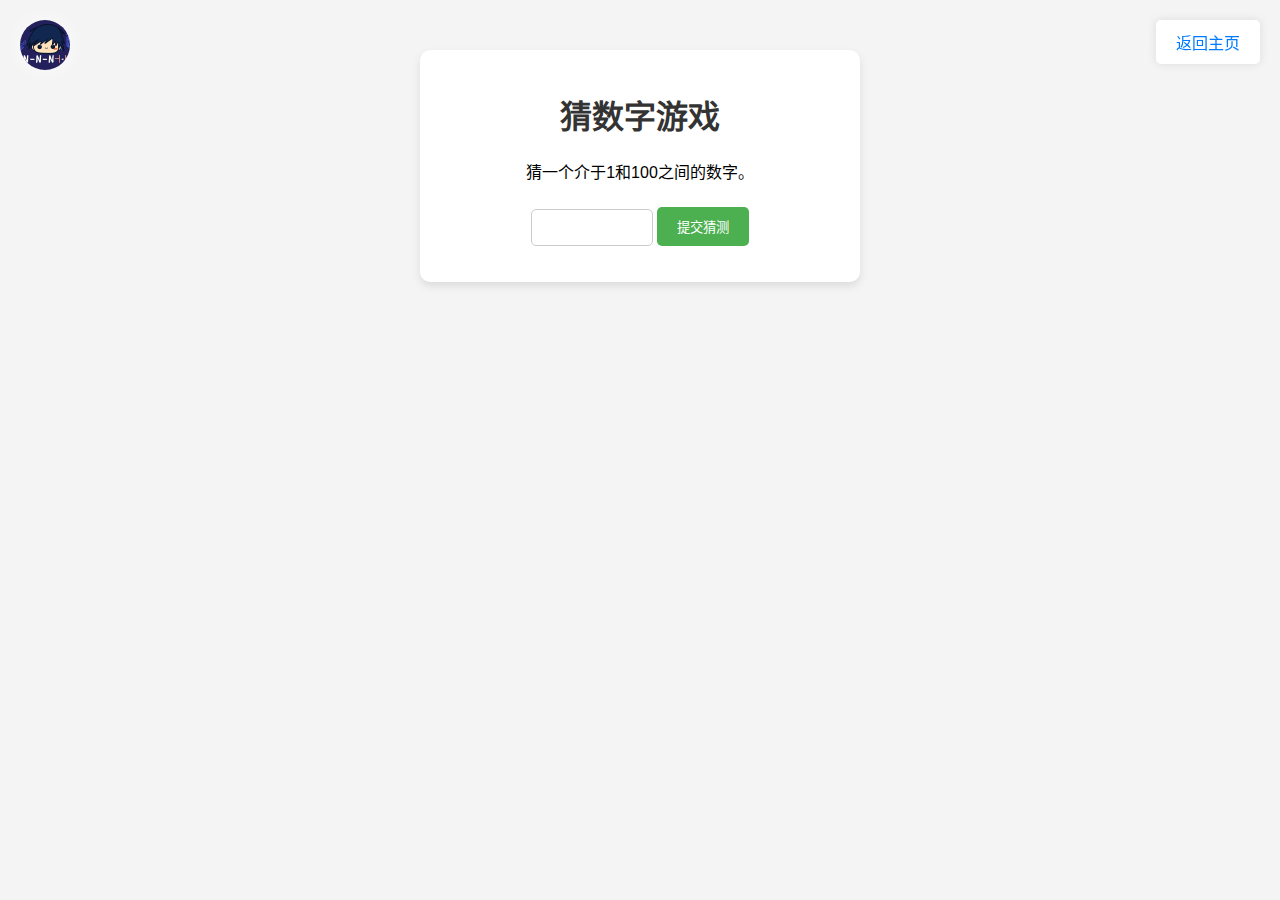
<file: game/GuessNumberGame.html>
<!DOCTYPE html>
<html lang="zh-CN">
<head>
<meta charset="UTF-8">
<meta name="viewport" content="width=device-width, initial-scale=1.0">
<title>猜数字游戏</title>
<style>
    body {
        font-family: Arial, sans-serif;
        text-align: center;
        background-color: #f4f4f4;
        margin: 0;
        padding: 0;
    }
    .container {
        max-width: 400px;
        margin: 50px auto;
        padding: 20px;
        background-color: #fff;
        border-radius: 10px;
        box-shadow: 0 4px 8px rgba(0, 0, 0, 0.1);
    }
    h1 {
        color: #333;
    }
    input[type="number"] {
        width: 100px;
        padding: 10px;
        margin-top: 10px;
        border: 1px solid #ccc;
        border-radius: 5px;
    }
    button {
        padding: 10px 20px;
        background-color: #4CAF50;
        color: white;
        border: none;
        border-radius: 5px;
        cursor: pointer;
    }
    button:hover {
        background-color: #45a049;
    }
    #message {
        margin-top: 10px;
        color: #333;
    }

    .modal {
        display: none;
        position: fixed;
        z-index: 1;
        left: 0;
        top: 0;
        width: 100%;
        height: 100%;
        overflow: auto;
        background-color: rgba(0,0,0,0.4);
    }

    .modal-content {
        background-color: #fefefe;
        margin: 20% auto;
        padding: 20px;
        border: 1px solid #888;
        width: 80%;
        border-radius: 5px;
        box-shadow: 0 4px 8px rgba(0,0,0,0.2);
    }

    .close {
        color: #aaa;
        float: right;
        font-size: 28px;
        font-weight: bold;
    }

    .close:hover,
    .close:focus {
        color: black;
        text-decoration: none;
        cursor: pointer;
    }
    .home-link {
        position: fixed;
        right: 20px;
        background-color: #ffffff;
        padding: 10px 20px;
        border-radius: 5px;
        box-shadow: 0 0 10px rgba(0, 0, 0, 0.1);
        color: #007BFF;
        text-decoration: none;
        font-size: 16px;
        white-space: pre-wrap;
        display: block;
        margin-bottom: 20px;
    }
    .glowing-icon {
        position: fixed;
        top: 20px;
        left: 20px;
        width: 50px;
        height: 50px;
        cursor: pointer;
        border-radius: 50%;
        box-shadow: 0 0 20px rgba(255, 255, 255, 0.8);
        transition: box-shadow 0.3s ease-in-out;
    }

    .glowing-icon:hover {
        box-shadow: 0 0 30px rgba(255, 255, 255, 1);
    }
</style>
</head>
<body>
    <a href="https://github.com/yhgzs-111/" target="_blank">
        <img src="../img/NNNH.png" alt="Glowing Icon" class="glowing-icon">
    </a>
    <script src="../js/dynamic_home_links.js"></script>
    <a href="../index.html" class="home-link">返回主页</a>
    <div class="container">
        <h1>猜数字游戏</h1>
        <p id="hint">猜一个介于1和100之间的数字。</p>
        <input type="number" id="guessInput" min="1" max="100">
        <button id="submitBtn">提交猜测</button>
        <p id="message"></p>
    </div>

    <div id="myModal" class="modal">
        <div class="modal-content">
            <span class="close">&times;</span>
            <p>你猜对了，想继续玩吗？</p>
            <button id="restartBtn">继续</button>
        </div>
    </div>
<script src="../js/game_js/GuessNumberGame.js"></script>
</body>
</html>
</file>
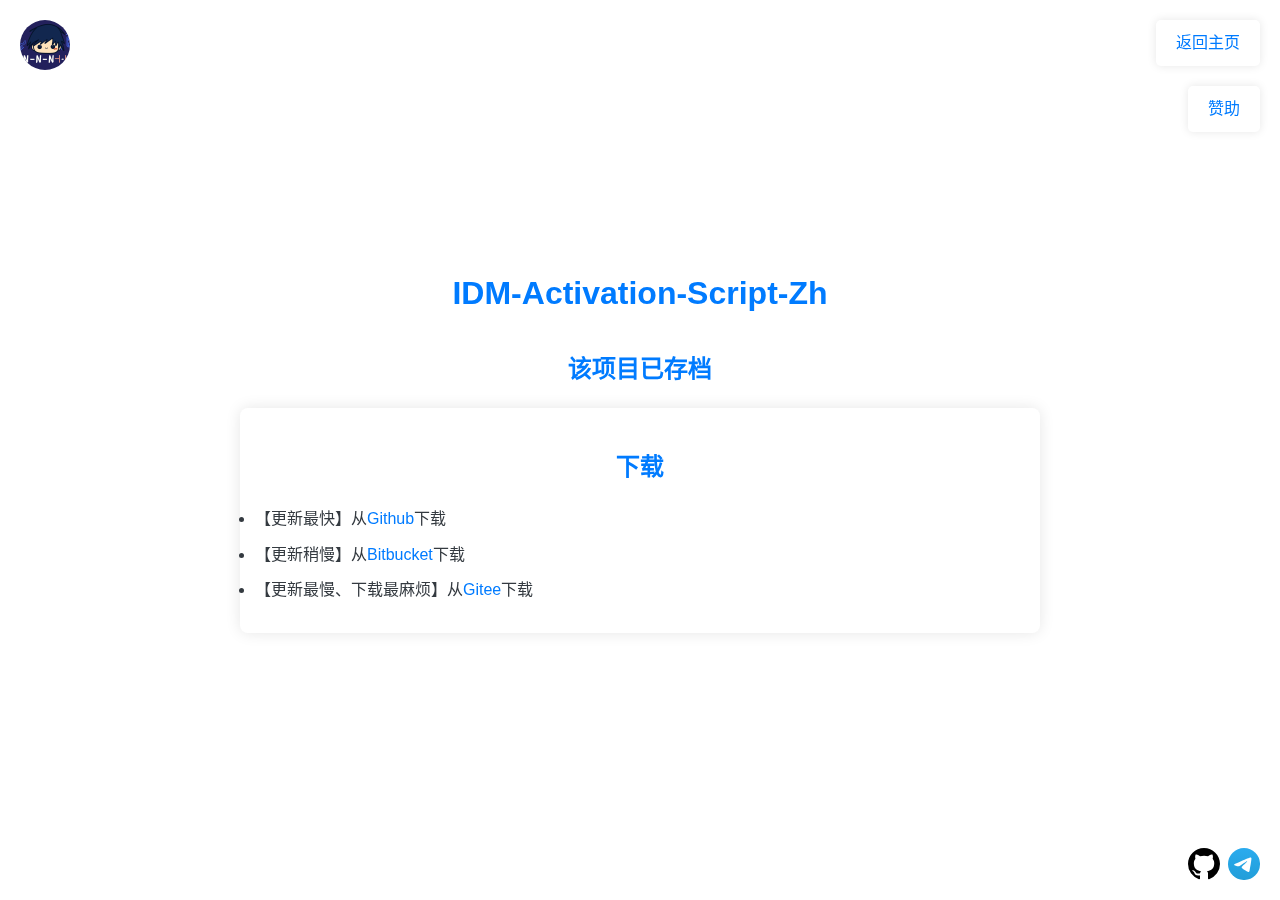
<file: post/IDM.html>
<!DOCTYPE html>
<html lang="zh-CN">

<head>
    <meta charset="UTF-8">
    <meta name="viewport" content="width=device-width, initial-scale=1.0">
    <title>[Archive]IDM-Activation-Script-Zh 说明文档</title>
    <link rel="stylesheet" href="../css/index_all.css">
</head>

<body>
<a href="https://github.com/yhgzs-111/" target="_blank">
    <img src="../img/NNNH.png" alt="Glowing Icon" class="glowing-icon">
</a>
    <a href="../index.html" class="home-link">返回主页</a>
    <a href="javascript:void(0);" class="home-link" onclick="openSponsorPopup()">赞助</a>
    <script src="../js/dynamic_home_links.js"></script>
    <script src="../js/posts_js/IDM/sponsor_popup.js"></script>
    <script src="../js/posts_js/IDM/downloadRawFile.js"></script>
    <div class="container">
        <h1>IDM-Activation-Script-Zh</h1>
        <h2>该项目已存档</h2>
        <div class="section">
            <h2>下载</h2>
            <li>【更新最快】从<a href="javascript:void(0)" class="link" onclick="downloadFile('https://raw.githubusercontent.com/yhgzs-111/IDM-Activation-Script-ZH/main/IAS(%E6%B1%89%E5%8C%96).cmd', 'IAS(汉化).cmd')">Github</a>下载</li>
            <li>【更新稍慢】从<a href="javascript:void(0)" class="link" onclick="downloadFile('https://bitbucket.org/idm-activation-script-zh/idm-activation-script-zh/raw/505d16ef56ccc7e9af16dc4f73fecbdd1cd7380c/IAS(%E6%B1%89%E5%8C%96).cmd', 'IAS(汉化).cmd')">Bitbucket</a>下载</li>
            <li>【更新最慢、下载最麻烦】从<a href="https://gitee.com/NNNH/IDM-Activation-Script-ZH/repository/archive/master.zip" class="link">Gitee</a>下载</li>
        </div>
    <a href="https://github.com/yhgzs-111" target="_blank" class="github-icon">
        <svg height="32" aria-hidden="true" viewBox="0 0 16 16" version="1.1" width="32" data-view-component="true" class="octicon octicon-mark-github v-align-middle color-fg-default">
            <path d="M8 0c4.42 0 8 3.58 8 8a8.013 8.013 0 0 1-5.45 7.59c-.4.08-.55-.17-.55-.38 0-.27.01-1.13.01-2.2 0-.75-.25-1.23-.54-1.48 1.78-.2 3.65-.88 3.65-3.95 0-.88-.31-1.59-.82-2.15.08-.2.36-1.02-.08-2.12 0 0-.67-.22-2.2.82-.64-.18-1.32-.27-2-.27-.68 0-1.36.09-2 .27-1.53-1.03-2.20-.82-2.20-.82-.44 1.1-.16 1.92-.08 2.12-.51.56-.82 1.28-.82 2.15 0 3.06 1.86 3.75 3.64 3.95-.23.20-.44.55-.51 1.07-.46.21-1.61.55-2.33-.66-.15-.24-.6-.83-1.23-.82-.67.01-.27.38.01.53.34.19.73.9.82 1.13.16.45.68 1.31 2.69.94 0 .67.01 1.3.01 1.49 0 .21-.15.45-.55.38A7.995 7.995 0 0 1 0 8c0-4.42 3.58-8 8-8Z"></path>
        </svg>
    </a>

    <a href="https://t.me/nnnh_tg" target="_blank" class="telegram-icon">
        <svg xmlns="http://www.w3.org/2000/svg" xmlns:xlink="http://www.w3.org/1999/xlink" viewBox="0 0 240.1 240.1">
            <linearGradient id="Oval_1_" gradientUnits="userSpaceOnUse" x1="-838.041" y1="660.581" x2="-838.041" y2="660.3427" gradientTransform="matrix(1000 0 0 -1000 838161 660581)">
                <stop offset="0" style="stop-color:#2AABEE"/>
                <stop offset="1" style="stop-color:#229ED9"/>
            </linearGradient>
            <circle fill-rule="evenodd" clip-rule="evenodd" fill="url(#Oval_1_)" cx="120.1" cy="120.1" r="120.1"/>
            <path fill-rule="evenodd" clip-rule="evenodd" fill="#FFFFFF" d="M54.3,118.8c35-15.2,58.3-25.3,70-30.2 c33.3-13.9,40.3-16.3,44.8-16.4c1,0,3.2,0.2,4.7,1.4c1.2,1,1.5,2.3,1.7,3.3s0.4,3.1,0.2,4.7c-1.8,19-9.6,65.1-13.6,86.3 c-1.7,9-5,12-8.2,12.3c-7,0.6-12.3-4.6-19-9c-10.6-6.9-16.5-11.2-26.8-18c-11.9-7.8-4.2-12.1,2.6-19.1c1.8-1.8,32.5-29.8,33.1-32.3 c0.1-0.3,0.1-1.5-0.6-2.1c-0.7-0.6-1.7-0.4-2.5-0.2c-1.1,0.2-17.9,11.4-50.6,33.5c-4.8,3.3-9.1,4.9-13,4.8 c-4.3-0.1-12.5-2.4-18.7-4.4c-7.5-2.4-13.5-3.7-13-7.9C45.7,123.3,48.7,121.1,54.3,118.8z"/>
        </svg>
    </a>
</body>

</html>
</file>
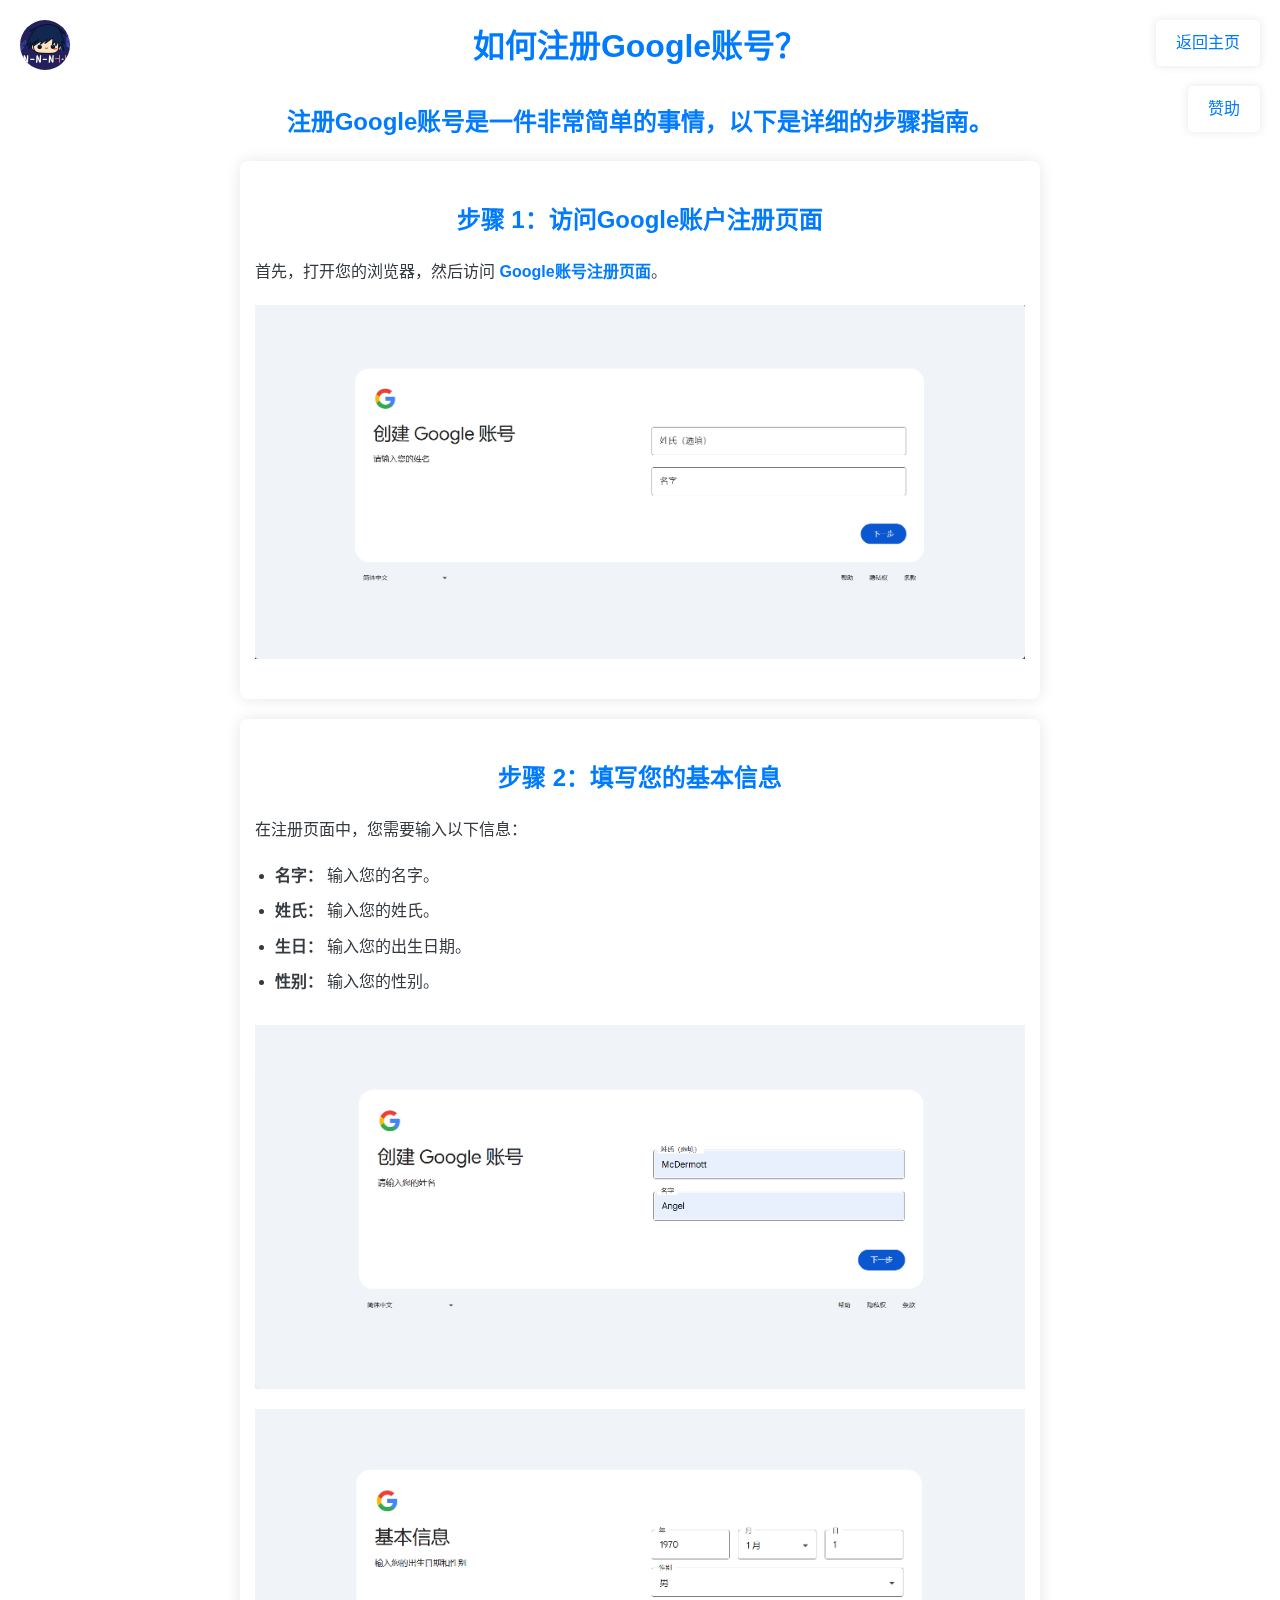
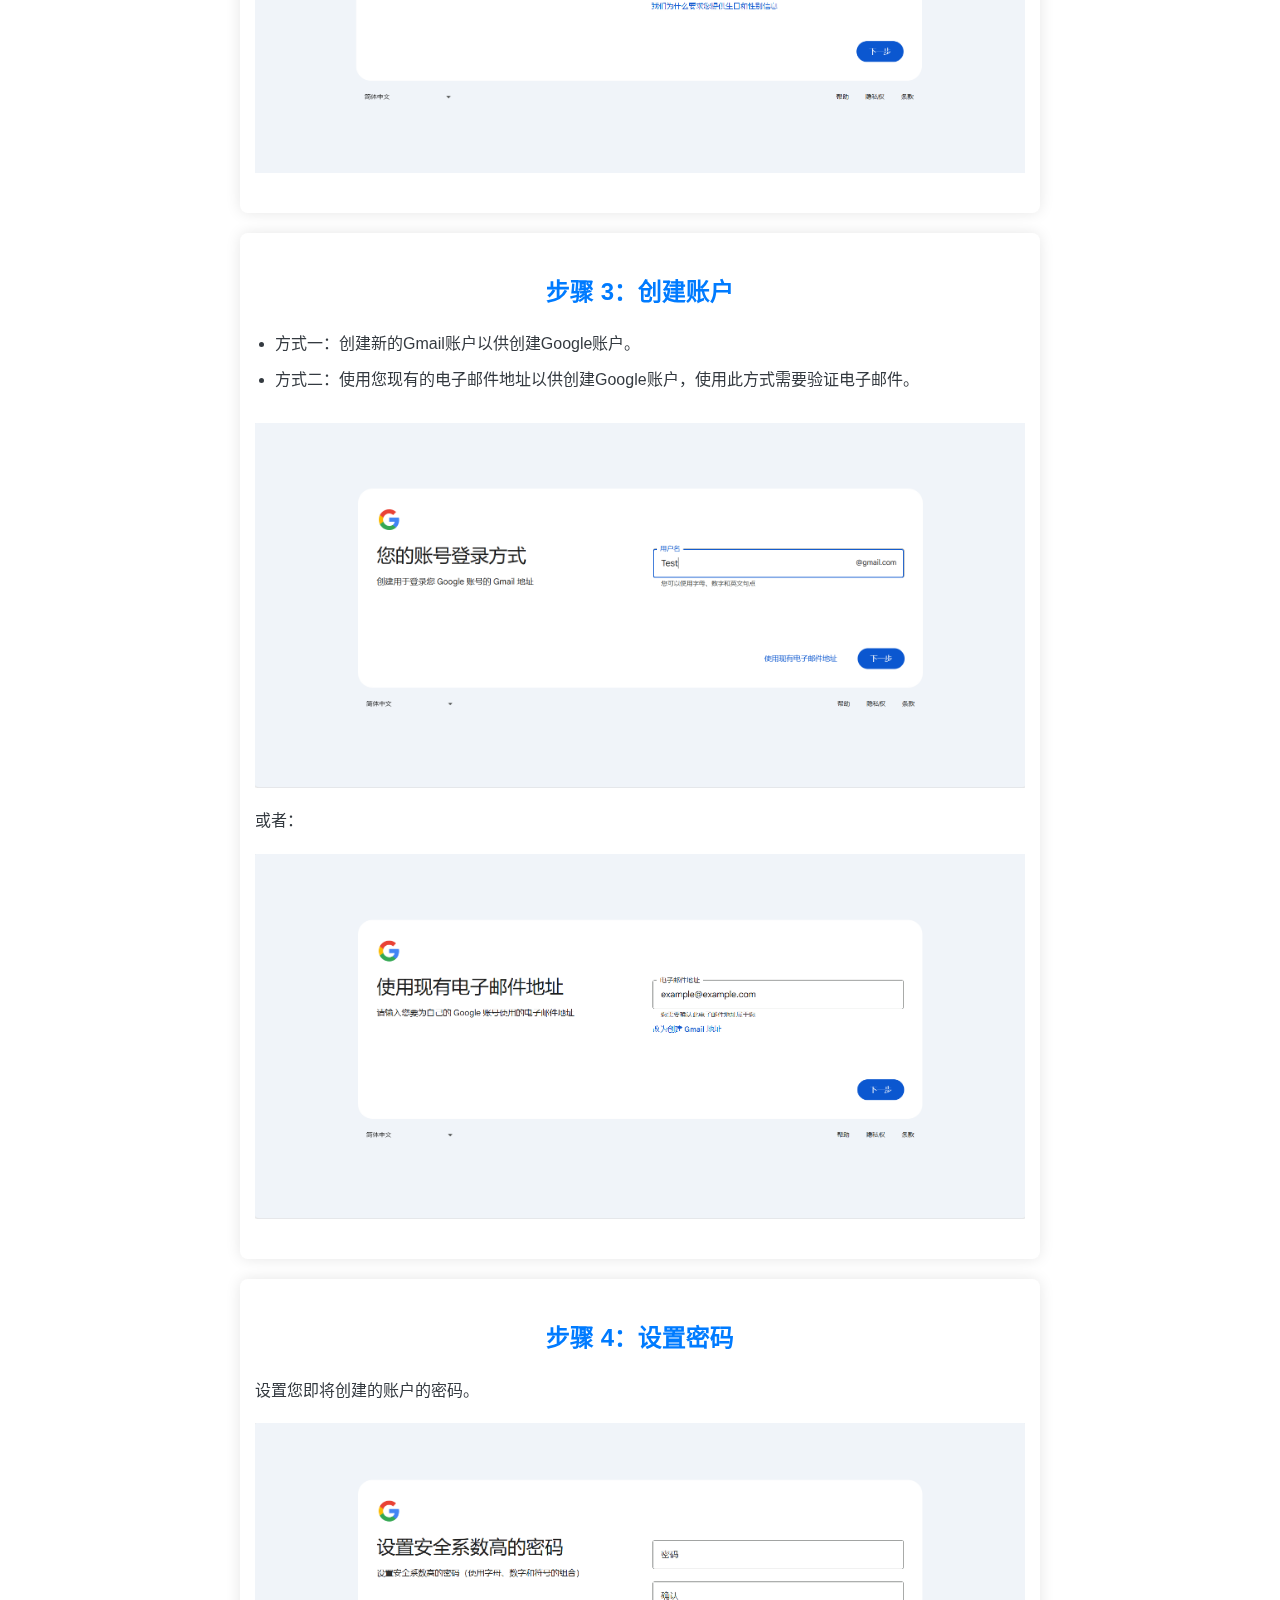
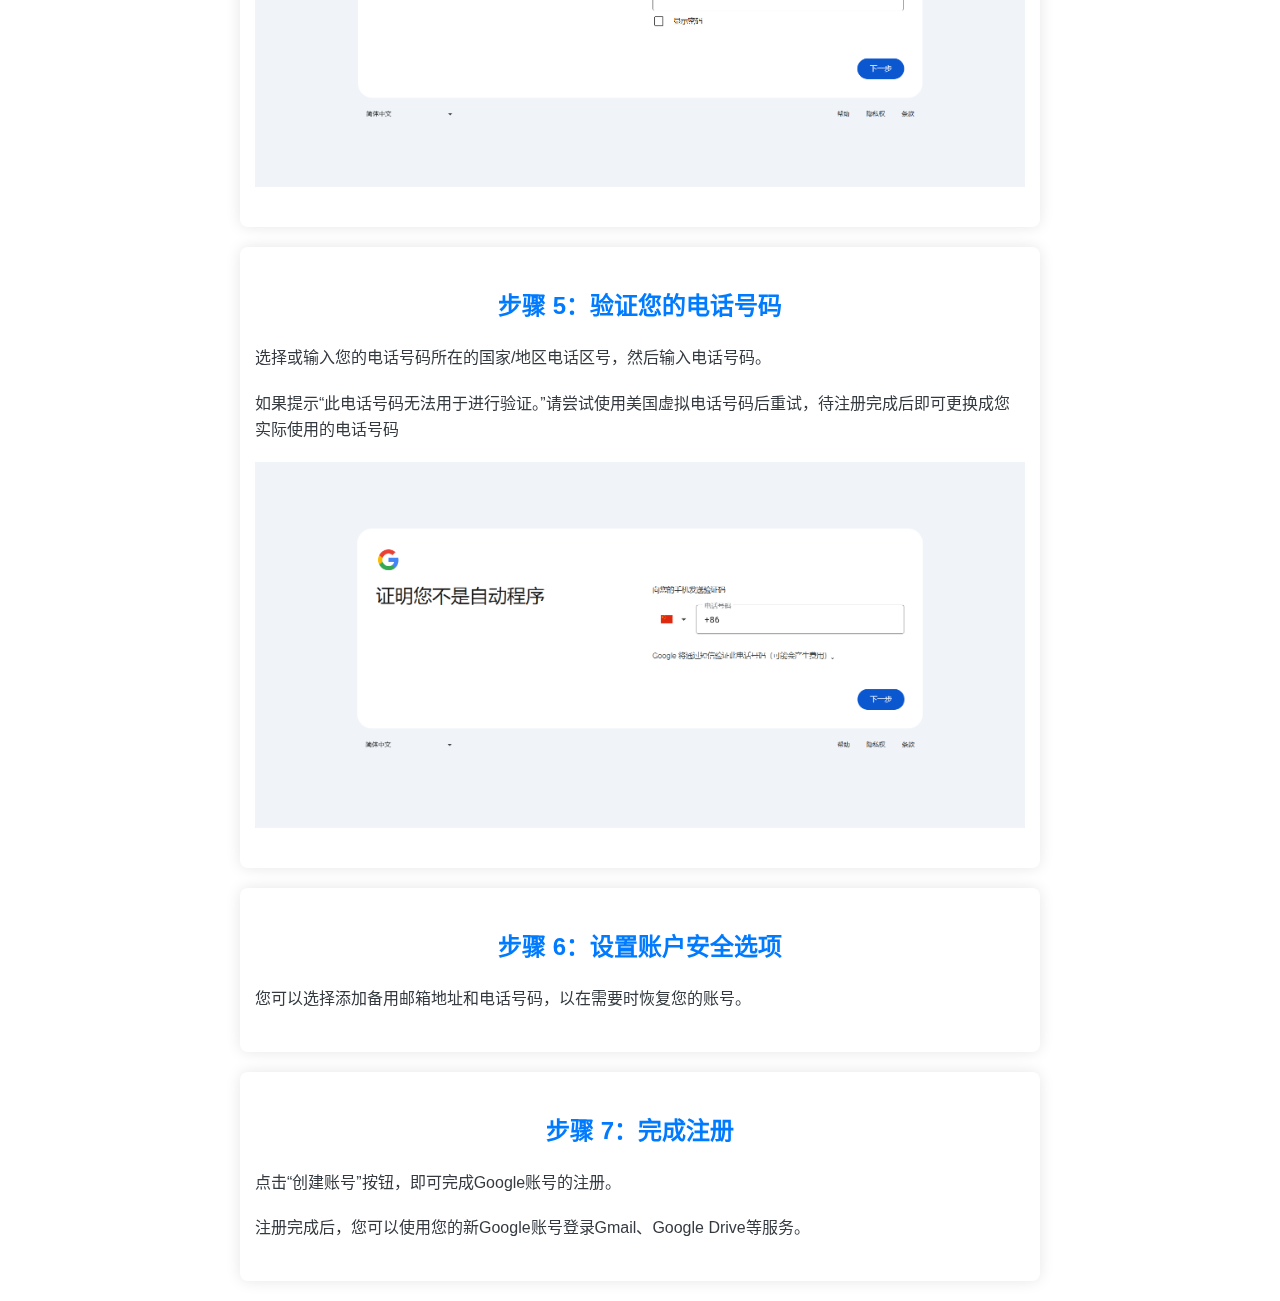
<file: post/RegisterGoogle.html>
<!DOCTYPE html>
<html lang="zh-CN">

<head>
    <meta charset="UTF-8">
    <meta name="viewport" content="width=device-width, initial-scale=1.0">
    <title>如何注册Google账号？</title>
    <link rel="stylesheet" href="../css/index_all.css">
</head>

<body>
    <a href="https://github.com/yhgzs-111/" target="_blank">
        <img src="../img/NNNH.png" alt="Glowing Icon" class="glowing-icon">
    </a>
    <a href="../index.html" class="home-link">返回主页</a>
    <a href="javascript:void(0);" class="home-link" onclick="openSponsorPopup()">赞助</a>

    <div class="container">
        <h1>如何注册Google账号？</h1>
        <h2>注册Google账号是一件非常简单的事情，以下是详细的步骤指南。</h2>

        <div class="section">
            <h2>步骤 1：访问Google账户注册页面</h2>
            <p>首先，打开您的浏览器，然后访问 <strong><a href="https://accounts.google.com/signup?hl=zh-CN" target="_blank">Google账号注册页面</a></strong>。</p>
	    <img src="../img/RegisterGoogle/1.png" alt="Google账户注册主页面">
        </div>

        <div class="section">
            <h2>步骤 2：填写您的基本信息</h2>
            <p>在注册页面中，您需要输入以下信息：</p>
            <ul>
                <li><strong>名字：</strong> 输入您的名字。</li>
                <li><strong>姓氏：</strong> 输入您的姓氏。</li>
                <li><strong>生日：</strong> 输入您的出生日期。</li>
                <li><strong>性别：</strong> 输入您的性别。</li>
            </ul>
	    <img src="../img/RegisterGoogle/2.png" alt="Google账户注册填写基本信息页面">
	    <img src="../img/RegisterGoogle/3.png" alt="Google账户注册填写基本信息页面2">
        </div>

        <div class="section">
            <h2>步骤 3：创建账户</h2>
            <ul>
                <li>方式一：创建新的Gmail账户以供创建Google账户。</li>
                <li>方式二：使用您现有的电子邮件地址以供创建Google账户，使用此方式需要验证电子邮件。</li>
            </ul>
	    <img src="../img/RegisterGoogle/4.png" alt="Google账户注册创建Gmail页面">
	    <p>或者：</p>
	    <img src="../img/RegisterGoogle/5.png" alt="Google账户注册使用现有电子邮件地址页面">
        </div>

        <div class="section">
            <h2>步骤 4：设置密码</h2>
            <p>设置您即将创建的账户的密码。</p>
	    <img src="../img/RegisterGoogle/6.png" alt="Google账户注册创建密码页面">
        </div>

        <div class="section">
            <h2>步骤 5：验证您的电话号码</h2>
            <p>选择或输入您的电话号码所在的国家/地区电话区号，然后输入电话号码。</p>
            <p>如果提示“此电话号码无法用于进行验证。”请尝试使用美国虚拟电话号码后重试，待注册完成后即可更换成您实际使用的电话号码</p>
	    <img src="../img/RegisterGoogle/7.png" alt="Google账户注册验证电话号码页面">
        </div>

        <div class="section">
            <h2>步骤 6：设置账户安全选项</h2>
            <p>您可以选择添加备用邮箱地址和电话号码，以在需要时恢复您的账号。</p>
        </div>

        <div class="section">
            <h2>步骤 7：完成注册</h2>
            <p>点击“创建账号”按钮，即可完成Google账号的注册。</p>
            <p>注册完成后，您可以使用您的新Google账号登录Gmail、Google Drive等服务。</p>
        </div>
    </div>

    <script src="../js/posts_js/RegisterGoogle/sponsor_popup.js"></script>
    <script src="../js/dynamic_home_links.js"></script>
</body>

</html>
</file>
<file: css/index_all.css>
body {
    font-family: 'Segoe UI', Tahoma, Geneva, Verdana, sans-serif;
    line-height: 1.6;
    margin: 0;
    color: #343a40;
    position: relative;
    overflow: auto;
    display: flex;
    align-items: center;
    justify-content: center;
    flex-direction: column;
    min-height: 100vh;
}

body::before {
    content: "";
    position: fixed;
    top: 0;
    left: 0;
    width: 100%;
    height: 100%;
    background: url('http://bing.img.run/uhd.php') center/cover no-repeat;
    z-index: -1;
    filter: blur(10px);
}

h1 {
    color: #007BFF;
    text-align: center;
    margin-bottom: 30px;
}

h2 {
    color: #007BFF;
    text-align: center;
    margin-top: 20px;
}

p {
    margin-bottom: 20px;
}

ul {
    list-style-type: disc;
    padding-left: 20px;
    margin-bottom: 30px;
}

li {
    margin-bottom: 10px;
}

a {
    color: #007BFF;
    text-decoration: none;
    transition: color 0.3s;
}

a:hover {
    text-decoration: underline;
    color: #0056b3;
}

.container {
    max-width: 800px;
    width: 80%;
    margin: 0 auto;
    position: relative;
    z-index: 1;
}

.section {
    background-color: #fff;
    padding: 20px 15px;
    border-radius: 8px;
    box-shadow: 0 0 15px rgba(0, 0, 0, 0.1);
    margin-bottom: 20px;
}

.command-code {
    font-family: 'Courier New', monospace;
    background-color: #f8f9fa;
    padding: 8px;
    border-radius: 5px;
    margin-top: 10px;
    display: block;
}

.github-icon, .telegram-icon {
    position: fixed;
    width: 32px;
    height: 32px;
    cursor: pointer;
}

.github-icon {
    bottom: 20px;
    right: 60px;
}

.telegram-icon {
    bottom: 20px;
    right: 20px;
}

img {
    max-width: 100%;
    height: auto;
    display: block;
    margin: 0 auto;
    margin-bottom: 20px;
}

.home-link {
    position: fixed;
    top: 20px;
    right: 20px;
    background-color: #ffffff;
    padding: 10px 20px;
    border-radius: 5px;
    box-shadow: 0 0 10px rgba(0, 0, 0, 0.1);
    color: #007BFF;
    text-decoration: none;
    font-size: 16px;
    white-space: pre-wrap;
    display: block;
    margin-bottom: 20px;
}

.glowing-icon {
    position: fixed;
    top: 20px;
    left: 20px;
    width: 50px;
    height: 50px;
    cursor: pointer;
    border-radius: 50%;
    box-shadow: 0 0 20px rgba(255, 255, 255, 0.8);
    transition: box-shadow 0.3s ease-in-out;
}

.glowing-icon:hover {
    box-shadow: 0 0 30px rgba(255, 255, 255, 1);
}
</file>
